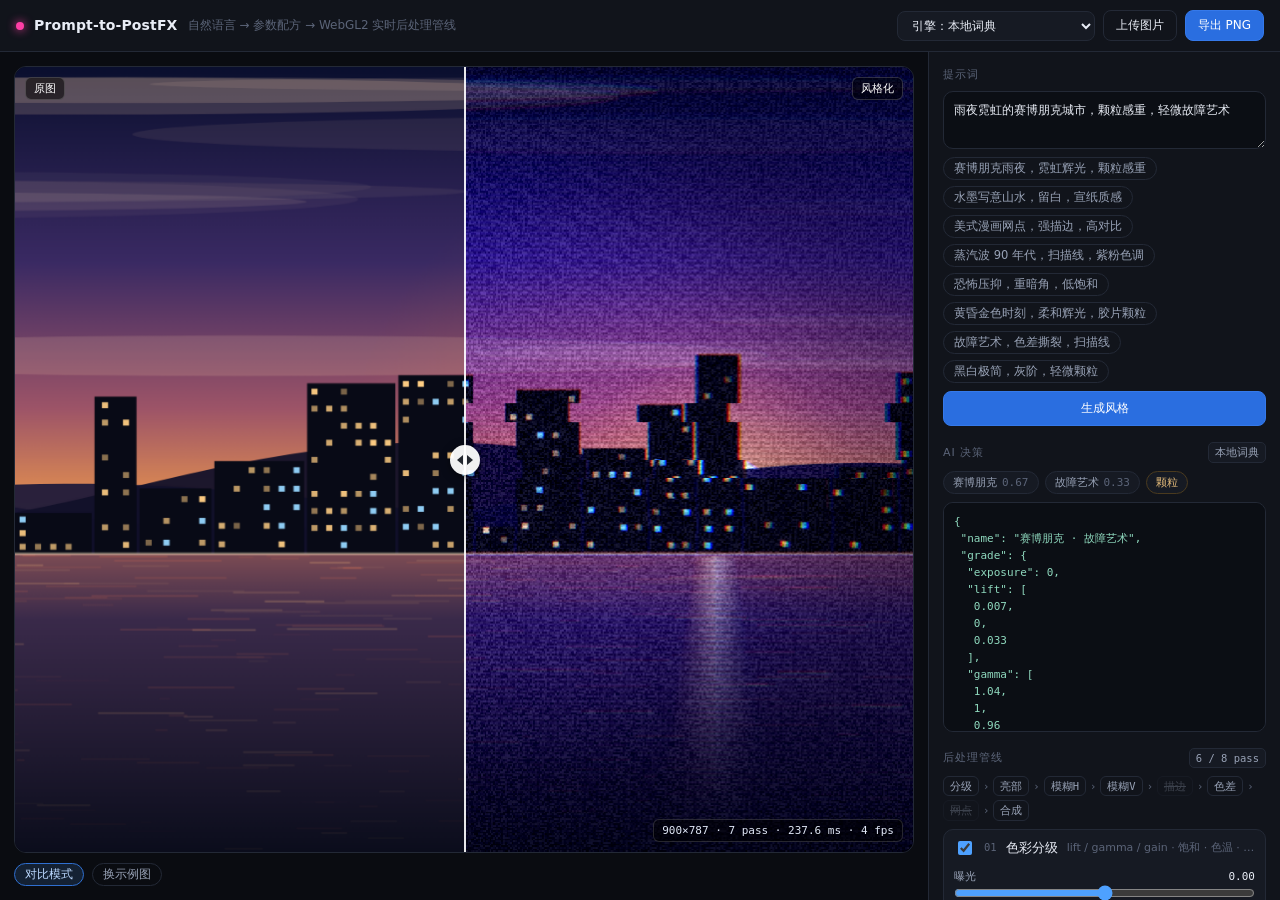
<file: index.html>
<!DOCTYPE html>
<html lang="zh-CN">
<head>
<meta charset="utf-8">
<meta name="viewport" content="width=device-width,initial-scale=1">
<title>Prompt-to-PostFX · 提示词驱动实时后处理管线</title>
<style>
:root{
  --bg:#0a0c11; --panel:#11141b; --panel2:#161a23; --line:#232936; --line2:#3a4356;
  --fg:#e9edf6; --fg2:#98a2b6; --fg3:#5b6478;
  --acc:#4ea1ff; --acc2:#ff3ea5; --ok:#3ddc97;
  --mono:ui-monospace,SFMono-Regular,Menlo,Consolas,monospace;
  --sans:-apple-system,BlinkMacSystemFont,"PingFang SC","Microsoft YaHei",system-ui,sans-serif;
}
*{box-sizing:border-box}
html,body{height:100%;margin:0}
body{display:flex;flex-direction:column;position:relative;background:var(--bg);color:var(--fg);
  font-family:var(--sans);font-size:13px;line-height:1.55;overflow:hidden;-webkit-font-smoothing:antialiased}
button,select,input,textarea{font-family:inherit;font-size:12px;color:var(--fg)}
button{cursor:pointer;border-radius:8px;border:1px solid var(--line);background:var(--panel2);
  padding:6px 12px;transition:background .15s,border-color .15s}
button:hover{border-color:var(--line2);background:#1c212c}
button.primary{background:#2a6ee0;border-color:#3579ea;color:#fff;font-weight:500}
button.primary:hover{background:#3579ea}
button.ghost{background:transparent}
button.wide{width:100%;padding:8px}
select,input[type=text]{background:var(--panel2);border:1px solid var(--line);border-radius:8px;padding:6px 10px}
select:focus,input:focus,textarea:focus,button:focus-visible{outline:2px solid rgba(78,161,255,.45);outline-offset:1px}

.topbar{display:flex;align-items:center;justify-content:space-between;gap:16px;
  padding:10px 16px;border-bottom:1px solid var(--line);background:var(--panel);flex:0 0 auto}
.brand{display:flex;align-items:center;gap:10px;min-width:0}
.brand h1{margin:0;font-size:14px;font-weight:600;letter-spacing:.01em;white-space:nowrap}
.brand .sub{color:var(--fg3);font-size:12px;white-space:nowrap;overflow:hidden;text-overflow:ellipsis}
.dot{width:8px;height:8px;border-radius:50%;background:var(--acc2);box-shadow:0 0 10px var(--acc2);flex:0 0 auto}
.actions{display:flex;align-items:center;gap:8px;flex:0 0 auto}

main{display:flex;flex:1 1 auto;min-height:0}
.stage{flex:1 1 auto;display:flex;flex-direction:column;min-width:0;padding:14px;gap:10px}
.viewport{position:relative;flex:1 1 auto;min-height:0;border-radius:12px;overflow:hidden;
  background:#05070b;border:1px solid var(--line);user-select:none}
.viewport canvas{position:absolute;inset:0;width:100%;height:100%;display:block}
.divider{position:absolute;top:0;bottom:0;width:2px;background:rgba(255,255,255,.9);cursor:ew-resize}
.divider .handle{position:absolute;top:50%;left:50%;transform:translate(-50%,-50%);width:30px;height:30px;
  border-radius:50%;background:rgba(255,255,255,.94);border:0;padding:0;box-shadow:0 2px 8px rgba(0,0,0,.5)}
.divider .handle::before,.divider .handle::after{content:"";position:absolute;top:50%;width:0;height:0;
  border-top:5px solid transparent;border-bottom:5px solid transparent;transform:translateY(-50%)}
.divider .handle::before{left:7px;border-right:6px solid #22262e}
.divider .handle::after{right:7px;border-left:6px solid #22262e}
.badge{position:absolute;top:10px;padding:2px 8px;border-radius:6px;font-size:11px;
  background:rgba(0,0,0,.55);color:#fff;border:1px solid rgba(255,255,255,.18)}
.badge.l{left:10px}.badge.r{right:10px}
.hud{position:absolute;bottom:10px;right:10px;font-family:var(--mono);font-size:11px;
  background:rgba(0,0,0,.55);border:1px solid rgba(255,255,255,.15);border-radius:6px;
  padding:2px 8px;color:#dfe6f5;white-space:nowrap}
.busy{position:absolute;inset:0;display:flex;align-items:center;justify-content:center;
  background:rgba(5,7,11,.55);font-size:12px;color:var(--fg2);letter-spacing:.06em}
.busy[hidden]{display:none}
.stage-foot{display:flex;align-items:center;gap:8px;flex:0 0 auto}
.perf{margin-left:auto;font-family:var(--mono);font-size:11px;color:var(--fg3)}

.panel{flex:0 0 352px;border-left:1px solid var(--line);background:var(--panel);
  overflow-y:auto;padding:14px;display:flex;flex-direction:column;gap:16px}
.block{display:flex;flex-direction:column;gap:8px;min-width:0}
.block-head{display:flex;align-items:center;justify-content:space-between;gap:8px}
.lbl{font-size:11px;letter-spacing:.08em;color:var(--fg3)}
.tag{font-family:var(--mono);font-size:10.5px;color:var(--fg2);border:1px solid var(--line);
  border-radius:5px;padding:1px 6px;background:var(--panel2);white-space:nowrap}
.tag.on{color:var(--ok);border-color:#1e5c43}
textarea{width:100%;resize:vertical;background:#0b0e14;border:1px solid var(--line);
  border-radius:10px;padding:9px 10px;line-height:1.6;min-height:56px}
.chips{display:flex;flex-wrap:wrap;gap:6px}
.chip{border:1px solid var(--line);background:transparent;border-radius:999px;padding:3px 10px;
  font-size:11.5px;color:var(--fg2)}
.chip:hover{color:var(--fg);border-color:var(--line2)}
.chip.on{background:rgba(78,161,255,.14);border-color:#2f6fd0;color:#bcd9ff}
.hits{display:flex;flex-wrap:wrap;gap:6px;min-height:20px}
.hit{border:1px solid var(--line);border-radius:999px;padding:2px 9px;font-size:11px;
  background:var(--panel2);color:var(--fg2)}
.hit i{color:var(--fg3);font-style:normal;font-family:var(--mono);margin-left:5px}
.hit.m{border-color:#4a3a1e;color:#e0b878}
pre.json{font-family:var(--mono);font-size:11px;line-height:1.55;background:#0b0e14;
  border:1px solid var(--line);border-radius:10px;padding:10px;margin:0;
  max-height:230px;overflow:auto;color:#8fd9be;white-space:pre}
.flow{display:flex;align-items:center;gap:4px;flex-wrap:wrap;font-family:var(--mono);font-size:10.5px}
.flow span{border:1px solid var(--line);border-radius:6px;padding:1px 6px;color:var(--fg2)}
.flow span.off{opacity:.32;text-decoration:line-through}
.flow em{color:var(--fg3);font-style:normal}
.pass{border:1px solid var(--line);border-radius:10px;background:var(--panel2);overflow:hidden}
.pass.off{opacity:.45}
.pass-head{display:flex;align-items:center;gap:9px;padding:8px 10px;cursor:pointer}
.pass-head input{accent-color:var(--acc);width:14px;height:14px;cursor:pointer;flex:0 0 auto}
.pass-idx{font-family:var(--mono);font-size:10.5px;color:var(--fg3);flex:0 0 auto}
.pass-name{font-weight:500;flex:0 0 auto}
.pass-desc{color:var(--fg3);font-size:11px;margin-left:auto;text-align:right;
  overflow:hidden;text-overflow:ellipsis;white-space:nowrap}
.pass-params{padding:2px 10px 10px;display:flex;flex-direction:column;gap:7px}
.p-top{display:flex;justify-content:space-between;font-size:11px;color:var(--fg2)}
.p-top b{font-weight:400;color:var(--fg);font-family:var(--mono)}
input[type=range]{width:100%;height:14px;margin:1px 0;accent-color:var(--acc);background:transparent}
.llm-cfg{border:1px dashed var(--line2);border-radius:10px;padding:10px}
.llm-cfg[hidden]{display:none}
.hint{font-size:11px;color:var(--fg3);line-height:1.6;word-break:break-all}
.hint.ok{color:var(--ok)}
.toast{position:absolute;bottom:18px;left:50%;transform:translateX(-50%) translateY(10px);
  background:#1b2130;border:1px solid #2f6fd0;color:#dbe7ff;padding:7px 14px;border-radius:8px;
  font-size:12px;opacity:0;pointer-events:none;transition:opacity .22s,transform .22s;z-index:20}
.toast.show{opacity:1;transform:translateX(-50%) translateY(0)}

@media (max-width:1000px){
  body{overflow:auto}
  main{flex-direction:column}
  .stage{min-height:54vh}
  .panel{flex:1 1 auto;border-left:0;border-top:1px solid var(--line)}
  .brand .sub{display:none}
}
@media (max-width:760px){
  .topbar{flex-wrap:wrap;row-gap:8px}
  .brand{flex:1 1 auto;min-width:0}
  .brand h1{overflow:hidden;text-overflow:ellipsis}
  .actions{flex:1 1 100%}
  .actions select{flex:1 1 auto;min-width:0}
}

</style>
</head>
<body>

<header class="topbar">
  <div class="brand">
    <span class="dot"></span>
    <h1>Prompt-to-PostFX</h1>
    <span class="sub">自然语言 → 参数配方 → WebGL2 实时后处理管线</span>
  </div>
  <div class="actions">
    <select id="engine" title="解析引擎">
      <option value="local">引擎：本地词典</option>
      <option value="llm">引擎：LLM（OpenAI 兼容）</option>
    </select>
    <button id="btn-upload" class="ghost">上传图片</button>
    <input type="file" id="file" accept="image/*" hidden>
    <button id="btn-export" class="primary">导出 PNG</button>
  </div>
</header>

<main>
  <section class="stage">
    <div class="viewport" id="viewport">
      <canvas id="view"></canvas>
      <div class="divider" id="divider" style="left:50%"><button class="handle" id="handle" aria-label="拖拽对比"></button></div>
      <div class="badge l">原图</div>
      <div class="badge r">风格化</div>
      <div class="hud" id="hud">—</div>
      <div class="busy" id="busy" hidden>解析中…</div>
    </div>
    <div class="stage-foot">
      <button id="btn-compare" class="chip on">对比模式</button>
      <button id="btn-sample" class="chip">换示例图</button>
      <span class="perf" id="perf"></span>
    </div>
  </section>

  <aside class="panel">

    <div class="block">
      <div class="block-head"><span class="lbl">提示词</span></div>
      <textarea id="prompt" spellcheck="false">雨夜霓虹的赛博朋克城市，颗粒感重，轻微故障艺术</textarea>
      <div class="chips" id="chips"></div>
      <button id="btn-run" class="primary wide">生成风格</button>
    </div>

    <div class="block">
      <div class="block-head">
        <span class="lbl">AI 决策</span>
        <span class="tag" id="engine-tag">本地词典</span>
      </div>
      <div class="hits" id="hits"></div>
      <pre class="json" id="json">{}</pre>
    </div>

    <div class="block">
      <div class="block-head">
        <span class="lbl">后处理管线</span>
        <span class="tag" id="pass-stat">—</span>
      </div>
      <div class="flow" id="flow"></div>
      <div class="passes" id="passes" style="display:flex;flex-direction:column;gap:8px"></div>
    </div>

    <div class="block llm-cfg" id="llm-cfg" hidden>
      <span class="lbl">LLM 接入（OpenAI 兼容 / 免 key）</span>
      <input type="text" id="llm-base" value="http://127.0.0.1:8080/v1" spellcheck="false">
      <input type="text" id="llm-model" value="qwen3-8b" spellcheck="false">
      <button id="btn-test" class="ghost wide">测试连接</button>
      <div class="hint" id="llm-hint">默认指向本机 llama.cpp server（llama-server -m model.gguf --port 8080）。连不上会自动回落到本地词典。</div>
    </div>

  </aside>
</main>

<div class="toast" id="toast"></div>

<script>
/* ==================== src/looks.js ==================== */
/* ============================================================
   looks.js — 风格解析层
   自然语言 → 结构化 StyleRecipe（后处理管线参数配方）
   两条可切换路径：
     1) 本地词典  parseLocal()    —— 零依赖、零 key、确定性
     2) 大模型    resolveViaLLM() —— OpenAI 兼容接口（可指向本机 llama.cpp）
   对外统一入口 resolveStyle()，失败自动回落。

   ---- 参数语义（务必区分，这是本文件唯一容易写错的地方）----
   锚点 patch  = 该风格的【绝对目标值】。没写的字段 = 保持基础值不变。
                 多个锚点命中时按占比加权插值，未分配的残差留在基础值上。
                 例：cyber.patch.gain = [0.90, 0.94, 1.30] 表示"增益就是这三个数"。
   修饰词 patch = 在结果之上追加的【增量】。
                 例：颗粒 +0.11 intensity 表示"再加一点颗粒"。
   ============================================================ */
(function (root) {
'use strict';

/* ---------- 基础配方：所有效果的"不变"值 ---------- */
function baseRecipe() {
  return {
    name: '原始',
    grade:      { exposure: 0, lift: [0, 0, 0], gamma: [1, 1, 1], gain: [1, 1, 1],
                  sat: 1, temp: 0, contrast: 1, tint: [1, 1, 1] },
    bloom:      { intensity: 0, threshold: 0.70, radius: 1.0 },
    edge:       { intensity: 0, threshold: 0.25, color: [0.02, 0.02, 0.03] },
    halftone:   { mix: 0, scale: 4.0, angle: 0.35 },
    aberration: { amount: 0, glitch: 0 },
    scanline:   { intensity: 0, freq: 700 },
    grain:      { intensity: 0, scale: 1.4 },
    vignette:   { intensity: 0, softness: 0.55 }
  };
}

/* ---------- 风格锚点：字段值都是绝对目标值 ---------- */
const ANCHORS = [
  { id: 'cyber', name: '赛博朋克',
    words: ['赛博朋克', 'cyberpunk', '赛博', '霓虹', 'neon', '未来感', '科技感', '科幻', '义体', '夜城', '电子', '雨夜'],
    patch: { grade: { gain: [0.90, 0.94, 1.30], lift: [0.01, 0, 0.05], gamma: [1.06, 1.00, 0.94],
                      sat: 1.30, temp: -0.30, contrast: 1.16, tint: [0.92, 0.96, 1.10] },
             bloom: { intensity: 0.70, threshold: 0.62, radius: 1.6 },
             aberration: { amount: 1.0, glitch: 0.25 },
             scanline: { intensity: 0.16, freq: 900 },
             grain: { intensity: 0.05, scale: 1.5 },
             vignette: { intensity: 0.45, softness: 0.60 } } },

  { id: 'film', name: '胶片复古',
    words: ['胶片', '菲林', '老照片', '复古', '怀旧', '老电影', '年代感', '宝丽来'],
    patch: { grade: { gain: [1.06, 1.03, 0.98], lift: [0.04, 0.035, 0.03], gamma: [0.96, 0.97, 1.02],
                      sat: 0.72, temp: 0.22, contrast: 0.94, tint: [1.06, 1.00, 0.94] },
             grain: { intensity: 0.12, scale: 1.8 },
             vignette: { intensity: 0.30, softness: 0.75 },
             bloom: { intensity: 0.22, threshold: 0.72, radius: 1.2 } } },

  { id: 'ink', name: '水墨',
    words: ['水墨', '国画', '写意', '山水画', '宣纸', '墨色', '留白', '毛笔', '东方'],
    patch: { grade: { sat: 0.20, contrast: 1.35, exposure: 0.06, temp: 0.05,
                      gain: [1.02, 1.02, 1.01], gamma: [1.10, 1.10, 1.10] },
             edge: { intensity: 0.55, threshold: 0.10, color: [0.03, 0.03, 0.04] },
             bloom: { intensity: 0.30, threshold: 0.78, radius: 2.0 },
             grain: { intensity: 0.05, scale: 1.0 },
             vignette: { intensity: 0.25, softness: 0.70 } } },

  { id: 'comic', name: '漫画网点',
    words: ['漫画', '美漫', '动漫', '网点', '条漫', '黑白漫', '分镜风', 'comic'],
    patch: { grade: { sat: 1.55, contrast: 1.42, gamma: [1.05, 1.05, 1.05] },
             edge: { intensity: 0.70, threshold: 0.16, color: [0, 0, 0] },
             halftone: { mix: 0.55, scale: 3.4, angle: 0.40 },
             bloom: { intensity: 0.12, threshold: 0.85, radius: 1.0 },
             grain: { intensity: 0.03, scale: 1.2 } } },

  { id: 'vapor', name: '蒸汽波',
    words: ['蒸汽波', 'vaporwave', '复古未来', '80年代', '90年代', '千禧', 'y2k', '塑料感'],
    patch: { grade: { sat: 1.42, temp: -0.15, contrast: 1.05, gain: [1.10, 1.00, 1.14],
                      gamma: [0.96, 1.00, 0.96], tint: [1.10, 0.94, 1.12] },
             bloom: { intensity: 0.60, threshold: 0.68, radius: 1.8 },
             aberration: { amount: 1.4, glitch: 0.10 },
             scanline: { intensity: 0.12, freq: 560 },
             grain: { intensity: 0.06, scale: 1.2 },
             vignette: { intensity: 0.35, softness: 0.60 } } },

  { id: 'horror', name: '恐怖压抑',
    words: ['恐怖', '惊悚', '阴森', '诡异', '压抑', '恐怖片'],
    patch: { grade: { sat: 0.45, exposure: -0.18, contrast: 1.30, temp: -0.20,
                      gain: [0.95, 1.02, 0.98], tint: [0.96, 1.00, 0.92] },
             vignette: { intensity: 0.85, softness: 0.35 },
             grain: { intensity: 0.16, scale: 2.2 },
             bloom: { intensity: 0.15, threshold: 0.80, radius: 1.2 },
             edge: { intensity: 0.25, threshold: 0.22 } } },

  { id: 'fresh', name: '清新日系',
    words: ['清新', '日系', '治愈', '通透', '小清新', '晨光', '空气感'],
    patch: { grade: { exposure: 0.16, sat: 0.90, contrast: 0.86, temp: 0.10,
                      lift: [0.05, 0.05, 0.045], gamma: [0.94, 0.94, 0.94] },
             bloom: { intensity: 0.35, threshold: 0.75, radius: 2.2 },
             vignette: { intensity: 0.08, softness: 0.80 },
             grain: { intensity: 0.02, scale: 1.0 } } },

  { id: 'glitch', name: '故障艺术',
    words: ['故障艺术', '故障', 'glitch', '崩坏', '错位', '撕裂', '信号失真'],
    patch: { aberration: { amount: 2.2, glitch: 0.75 },
             scanline: { intensity: 0.28, freq: 1100 },
             grain: { intensity: 0.10, scale: 2.6 },
             grade: { sat: 1.10, contrast: 1.14, gain: [1.04, 0.98, 1.06] },
             bloom: { intensity: 0.35, threshold: 0.70, radius: 1.4 } } },

  { id: 'golden', name: '黄昏金色',
    words: ['黄昏', '落日', '夕阳', '暖阳', '黄金时刻', '午后', '金色', 'golden'],
    patch: { grade: { temp: 0.55, exposure: 0.08, sat: 1.22, contrast: 1.10, gain: [1.14, 1.05, 0.92] },
             bloom: { intensity: 0.65, threshold: 0.66, radius: 1.9 },
             vignette: { intensity: 0.30, softness: 0.65 },
             grain: { intensity: 0.03, scale: 1.2 } } },

  { id: 'cold', name: '冷冽寒冬',
    words: ['雪夜', '冷冽', '寒冬', '冰雪', '肃杀', '冷峻', '北国'],
    patch: { grade: { temp: -0.55, exposure: 0.05, sat: 0.75, contrast: 1.14, gain: [0.98, 1.03, 1.14] },
             bloom: { intensity: 0.40, threshold: 0.74, radius: 1.6 },
             grain: { intensity: 0.05, scale: 1.6 },
             vignette: { intensity: 0.30, softness: 0.60 } } },

  { id: 'mono', name: '黑白极简',
    words: ['黑白', '灰阶', '单色', '极简', '性冷淡', '无彩色', 'mono'],
    patch: { grade: { sat: 0.05, contrast: 1.20 },
             grain: { intensity: 0.07, scale: 1.2 },
             vignette: { intensity: 0.28, softness: 0.65 },
             bloom: { intensity: 0.20, threshold: 0.80, radius: 1.4 } } },

  { id: 'dream', name: '梦核柔光',
    words: ['梦核', 'dreamcore', '柔光', '朦胧', '薄雾', '梦幻', '仙气'],
    patch: { bloom: { intensity: 0.90, threshold: 0.58, radius: 2.8 },
             grade: { exposure: 0.10, sat: 0.85, contrast: 0.82, lift: [0.06, 0.06, 0.07] },
             grain: { intensity: 0.03, scale: 1.0 },
             vignette: { intensity: 0.12, softness: 0.85 } } },

  { id: 'oil', name: '油画厚涂',
    words: ['油画', '厚涂', '笔触', '印象派', '颜料', '绘画'],
    patch: { grade: { sat: 1.35, contrast: 1.18, gamma: [1.02, 1.02, 1.02] },
             edge: { intensity: 0.35, threshold: 0.12 },
             halftone: { mix: 0.18, scale: 6.5, angle: 0.20 },
             bloom: { intensity: 0.25, threshold: 0.76, radius: 1.4 },
             grain: { intensity: 0.05, scale: 2.0 } } },

  { id: 'cinema', name: '电影感',
    words: ['电影感', '电影', '高级灰', '青橙', '大片感', '银幕'],
    patch: { grade: { gain: [1.06, 1.02, 0.94], lift: [0, 0.015, 0.045], gamma: [1.00, 1.00, 1.02],
                      sat: 1.10, temp: 0.10, contrast: 1.26, tint: [1.04, 1.00, 0.96] },
             bloom: { intensity: 0.30, threshold: 0.74, radius: 1.5 },
             vignette: { intensity: 0.35, softness: 0.60 },
             grain: { intensity: 0.04, scale: 1.3 } } }
];

/* ---------- 修饰词：用户直接点名的效果，在锚点结果之上追加增量 ---------- */
const MODIFIERS = [
  { id: 'grainer', label: '颗粒', words: ['颗粒感', '颗粒', '噪点', '噪波', 'grain'], patch: { grain: { intensity: 0.11 } } },
  { id: 'vig',     label: '暗角', words: ['暗角', '晕影', '四角压暗', 'vignette'],    patch: { vignette: { intensity: 0.32 } } },
  { id: 'ca',      label: '色差', words: ['色差', '色散', '紫边', 'chromatic'],      patch: { aberration: { amount: 1.0 } } },
  { id: 'scan',    label: '扫描线', words: ['扫描线', '显像管', '老电视', 'crt'],     patch: { scanline: { intensity: 0.24 } } },
  { id: 'glow',    label: '辉光', words: ['发光', '光晕', '辉光', '泛光', 'glow'],     patch: { bloom: { intensity: 0.42 } } },
  { id: 'line',    label: '描边', words: ['描边', '轮廓线', '勾线', '线稿'],           patch: { edge: { intensity: 0.50 } } },
  { id: 'halft',   label: '网点', words: ['网点', '半调', '印刷质感', 'halftone'],    patch: { halftone: { mix: 0.35 } } },
  { id: 'jit',     label: '抖动', words: ['抖动', '信号干扰', '噪波干扰'],            patch: { aberration: { glitch: 0.35 } } },
  { id: 'hict',    label: '高对比', words: ['高对比', '强对比', '硬朗'],              patch: { grade: { contrast: 0.28 } } },
  { id: 'loct',    label: '低对比', words: ['低对比', '灰雾', '雾感', '柔和对比'],     patch: { grade: { contrast: -0.24 } } },
  { id: 'hisa',    label: '高饱和', words: ['高饱和', '浓郁', '艳丽', '鲜艳'],        patch: { grade: { sat: 0.42 } } },
  { id: 'losa',    label: '低饱和', words: ['低饱和', '褪色', '寡淡', '素雅'],        patch: { grade: { sat: -0.40 } } },
  { id: 'warm',    label: '偏暖', words: ['暖色', '暖调', '偏暖', '偏黄'],            patch: { grade: { temp: 0.40 } } },
  { id: 'cool',    label: '偏冷', words: ['冷色', '冷调', '偏冷', '偏蓝'],            patch: { grade: { temp: -0.40 } } },
  { id: 'up',      label: '提亮', words: ['过曝', '高调', '提亮'],                    patch: { grade: { exposure: 0.20 } } },
  { id: 'down',    label: '压暗', words: ['压暗', '低调', '昏暗', '暗沉'],            patch: { grade: { exposure: -0.20 } } }
];

/* ---------- 程度词 ---------- */
const EMPH_UP   = ['非常', '特别', '超级', '极其', '十分', '格外', '相当', '极', '超', '很'];
const EMPH_DOWN = ['稍微', '微微', '轻微', '略微', '一点点', '些许', '稍', '略'];

/* ---------- 数值范围（钳制只作兜底：正常路径不该碰到它） ---------- */
const RANGES = {
  'grade.exposure': [-0.60, 0.60], 'grade.sat': [0, 2.40], 'grade.temp': [-1, 1],
  'grade.contrast': [0.40, 2.20], 'grade.gamma': [0.50, 2.00], 'grade.gain': [0.20, 2.00],
  'grade.lift': [-0.25, 0.35], 'grade.tint': [0.60, 1.40],
  'bloom.intensity': [0, 2.50], 'bloom.threshold': [0.20, 0.98], 'bloom.radius': [0.40, 4.00],
  'edge.intensity': [0, 1.50], 'edge.threshold': [0.02, 0.70], 'edge.color': [0, 1],
  'halftone.mix': [0, 1], 'halftone.scale': [2, 16], 'halftone.angle': [0, 3.14],
  'aberration.amount': [0, 6], 'aberration.glitch': [0, 1],
  'scanline.intensity': [0, 0.80], 'scanline.freq': [150, 2200],
  'grain.intensity': [0, 0.40], 'grain.scale': [0.60, 6.00],
  'vignette.intensity': [0, 1.30], 'vignette.softness': [0.08, 1.00]
};

/* ============================================================
   匹配：长词优先 + 区间互斥，避免「赛博朋克」同时命中「赛博」
   ============================================================ */
function scanMatches(text, rules) {
  const t = String(text || '').toLowerCase();
  const cands = [];
  rules.forEach(function (r) {
    r.words.forEach(function (w) { cands.push({ id: r.id, w: w.toLowerCase() }); });
  });
  cands.sort(function (a, b) { return b.w.length - a.w.length; });

  const used = new Array(t.length).fill(false);
  const hits = [];
  for (let c = 0; c < cands.length; c++) {
    const cand = cands[c];
    let i = 0;
    while (i <= t.length - cand.w.length) {
      const idx = t.indexOf(cand.w, i);
      if (idx < 0) break;
      let free = true;
      for (let k = idx; k < idx + cand.w.length; k++) { if (used[k]) { free = false; break; } }
      if (free) {
        for (let k = idx; k < idx + cand.w.length; k++) used[k] = true;
        hits.push({ id: cand.id, word: cand.w, at: idx, len: cand.w.length });
        i = idx + cand.w.length;
      } else { i = idx + 1; }
    }
  }
  return hits;
}

/* 在关键词前后 4 字窗口内找程度词。
   关键点：程度词不能落在任何已命中关键词的内部 —— 否则「极简」里的「极」、
   「超现实」里的「超」都会被当成程度词，把权重顶到 1 以上。
   mask 是所有关键词的字位掩码。 */
function ewordFound(t, hit, mask, list) {
  const from = Math.max(0, hit.at - 4);
  const to = Math.min(t.length, hit.at + hit.len + 2);
  for (let i = 0; i < list.length; i++) {
    const w = list[i];
    let at = t.indexOf(w, from);
    while (at >= 0 && at + w.length <= to) {
      let free = true;
      for (let k = at; k < at + w.length; k++) {
        if (mask[k] || (k >= hit.at && k < hit.at + hit.len)) { free = false; break; }
      }
      if (free) return true;
      at = t.indexOf(w, at + 1);
    }
  }
  return false;
}

function emphasisAt(text, hit, mask) {
  const t = String(text || '').toLowerCase();
  const m = mask || [];
  if (ewordFound(t, hit, m, EMPH_DOWN)) return 0.55;
  if (ewordFound(t, hit, m, EMPH_UP)) return 1.45;
  const after = t.slice(hit.at + hit.len, hit.at + hit.len + 2);
  if (/[重强烈浓明显十足]/.test(after)) return 1.35;
  if (/[淡弱轻]/.test(after)) return 0.60;
  return 1;
}

/* 按路径深取值，取不到返回 undefined */
function deepGet(obj, path) {
  const parts = String(path).split('.');
  let v = obj;
  for (let i = 0; i < parts.length; i++) {
    if (v === null || v === undefined || typeof v !== 'object') return undefined;
    v = v[parts[i]];
  }
  return v;
}

/* ============================================================
   锚点融合：out = base × 残差 + Σ(占比 × 该锚点目标值)
   某个锚点没写这个字段 → 它的目标值就是 base（等于不改变）
   未分配的残差留在 base 上，等价于"混合得越弱越接近原始"
   占比之和若被程度词顶到 1 以上，先归一化，避免过驱动
   ============================================================ */
function blendAnchors(entries) {
  const list = entries.slice();
  let sum = 0;
  list.forEach(function (e) { sum += e.k; });
  if (sum > 1) {
    list.forEach(function (e) { e.k = e.k / sum; });
    sum = 1;
  }
  const residual = Math.max(0, 1 - sum);
  const base = baseRecipe();
  const out = baseRecipe();

  (function walk(node, baseNode, prefix) {
    Object.keys(node).forEach(function (key) {
      if (key === 'name') return;
      const path = prefix ? prefix + '.' + key : key;
      const nv = node[key];
      const bv = baseNode ? baseNode[key] : undefined;

      if (typeof nv === 'number') {
        const b = (typeof bv === 'number') ? bv : 0;
        let acc = b * residual;
        list.forEach(function (e) {
          const v = deepGet(e.patch, path);
          acc += e.k * ((typeof v === 'number') ? v : b);
        });
        node[key] = acc;
      } else if (Array.isArray(nv)) {
        const b = Array.isArray(bv) ? bv : nv.map(function () { return 0; });
        for (let i = 0; i < nv.length; i++) {
          const bi = (typeof b[i] === 'number') ? b[i] : 0;
          let acc = bi * residual;
          list.forEach(function (e) {
            const v = deepGet(e.patch, path);
            const vi = (Array.isArray(v) && typeof v[i] === 'number') ? v[i] : bi;
            acc += e.k * vi;
          });
          nv[i] = acc;
        }
      } else if (nv && typeof nv === 'object') {
        walk(nv, bv, path);
      }
    });
  })(out, base, '');

  return out;
}

/* 修饰词：在结果之上按系数 k 累加增量 */
function addScaled(target, patch, k) {
  if (!patch || !k) return;
  for (const group in patch) {
    const src = patch[group];
    if (typeof src === 'number') { target[group] = (target[group] || 0) + src * k; continue; }
    if (Array.isArray(src)) {
      if (!Array.isArray(target[group])) target[group] = src.map(function () { return 0; });
      for (let i = 0; i < src.length; i++) target[group][i] += src[i] * k;
      continue;
    }
    if (typeof src !== 'object' || src === null) continue;
    if (typeof target[group] !== 'object' || target[group] === null) target[group] = {};
    for (const key in src) {
      const v = src[key];
      if (typeof v === 'number') { target[group][key] = (target[group][key] || 0) + v * k; }
      else if (Array.isArray(v)) {
        if (!Array.isArray(target[group][key])) target[group][key] = v.map(function () { return 0; });
        for (let i = 0; i < v.length; i++) target[group][key][i] += v[i] * k;
      }
    }
  }
}

/* ============================================================
   钳制：兜底用。正常路径下所有锚点 + 修饰词组合都应天然落在区间内
   ============================================================ */
function clampRecipe(r) {
  (function walk(node, prefix) {
    Object.keys(node).forEach(function (key) {
      const path = prefix ? prefix + '.' + key : key;
      const v = node[key];
      if (typeof v === 'number') {
        const rg = RANGES[path];
        if (rg) node[key] = Math.min(rg[1], Math.max(rg[0], v));
      } else if (Array.isArray(v)) {
        const rg = RANGES[path];
        if (rg) for (let i = 0; i < v.length; i++) v[i] = Math.min(rg[1], Math.max(rg[0], v[i]));
      } else if (v && typeof v === 'object') {
        walk(v, path);
      }
    });
  })(r, '');
  return r;
}

/* 用默认值补齐 LLM 可能漏掉的字段 */
function mergeDefaults(obj) {
  const base = baseRecipe();
  const merge = function (dst, src) {
    if (!src || typeof src !== 'object') return dst;
    for (const key in src) {
      const sv = src[key], dv = dst[key];
      if (typeof sv === 'number') dst[key] = sv;
      else if (Array.isArray(sv) && Array.isArray(dv)) {
        for (let i = 0; i < dv.length; i++) if (typeof sv[i] === 'number') dv[i] = sv[i];
      } else if (sv && typeof sv === 'object' && dv && typeof dv === 'object') merge(dv, sv);
    }
    return dst;
  };
  merge(base, obj);
  if (obj && typeof obj.name === 'string') base.name = obj.name.slice(0, 12);
  return base;
}

/* ============================================================
   本地词典解析
   ============================================================ */
function parseLocal(text) {
  const all = ANCHORS.map(function (a) { return { id: a.id, words: a.words }; })
    .concat(MODIFIERS.map(function (m) { return { id: 'MOD:' + m.id, words: m.words }; }));
  const hits = scanMatches(text, all);

  // 锚点：w = 命中词长度和（相关度占比）；e = 加权平均程度倍数
  const acc = {};
  const modHits = [];
  // 关键词字位掩码：程度词不能落在关键词内部（"极简"里的"极"不是程度词）
  const mask = new Array(String(text || '').length).fill(false);
  hits.forEach(function (h) {
    for (let i = h.at; i < h.at + h.len; i++) mask[i] = true;
  });

  hits.forEach(function (h) {
    if (h.id.indexOf('MOD:') === 0) {
      modHits.push({ id: h.id.slice(4), word: h.word, scale: emphasisAt(text, h, mask) });
    } else {
      const e = emphasisAt(text, h, mask);
      if (!acc[h.id]) acc[h.id] = { w: 0, ew: 0 };
      acc[h.id].w += h.len;
      acc[h.id].ew += h.len * e;
    }
  });

  const entries = Object.keys(acc).map(function (id) {
    return { id: id, w: acc[id].w, e: acc[id].ew / acc[id].w };
  }).sort(function (a, b) { return b.w - a.w; });

  const total = entries.reduce(function (s, x) { return s + x.w; }, 0);
  const metaHits = [];
  let recipe;

  if (total > 0) {
    const blend = entries.map(function (x) {
      const def = ANCHORS.find(function (a) { return a.id === x.id; });
      const share = x.w / total;
      metaHits.push({ name: def.name, weight: +share.toFixed(2) });
      return { patch: def.patch, k: share * x.e };
    });
    recipe = blendAnchors(blend);
    recipe.name = metaHits.slice(0, 2).map(function (h) { return h.name; }).join(' · ');
  } else {
    recipe = baseRecipe();
  }

  // 修饰词在锚点结果之上追加（同名最多计 3 次，防止刷词爆表）
  const modCount = {};
  const metaMods = [];
  modHits.forEach(function (m) {
    modCount[m.id] = (modCount[m.id] || 0) + 1;
    if (modCount[m.id] > 3) return;
    const def = MODIFIERS.find(function (x) { return x.id === m.id; });
    addScaled(recipe, def.patch, m.scale);
  });
  Object.keys(modCount).forEach(function (id) {
    const def = MODIFIERS.find(function (x) { return x.id === id; });
    metaMods.push({ label: def.label, times: modCount[id] });
  });

  if (!metaHits.length && metaMods.length) recipe.name = '局部调整';
  clampRecipe(recipe);

  return {
    recipe: recipe,
    meta: { engine: 'local', hits: metaHits, mods: metaMods, words: hits.length }
  };
}

/* ============================================================
   LLM 路径：OpenAI 兼容 /chat/completions
   决策目标与本地词典完全一致 —— 只输出参数，不生成图像
   ============================================================ */
const LLM_SYSTEM = [
  '你是实时渲染后处理管线的参数决策器。用户用一句中文描述想要的画面风格。',
  '你的输出会直接驱动一个 GPU 后处理管线，意味着"把画面调成这个样子"，而不是生成新图像。',
  '只输出一个 JSON 对象，不要解释，不要 Markdown 代码块。所有字段都是【绝对目标值】且必填。',
  '从未提及的维度一律保持在"不变"值上（见下方括号里的中和值）。',
  '字段与区间：',
  'name: string(≤6字)',
  'grade.exposure: -0.6~0.6 (0=不变)',
  'grade.lift: [r,g,b] 每项 -0.25~0.35 (0/0/0=不变, 抬暗部)',
  'grade.gamma: [r,g,b] 每项 0.5~2.0 (1/1/1=不变, 中间调)',
  'grade.gain: [r,g,b] 每项 0.2~2.0 (1/1/1=不变, 高光增益)',
  'grade.sat: 0~2.4 (1=不变)',
  'grade.temp: -1~1 (-1冷/蓝, 1暖/黄, 0=不变)',
  'grade.contrast: 0.4~2.2 (1=不变)',
  'grade.tint: [r,g,b] 每项 0.6~1.4 (1/1/1=不变)',
  'bloom.intensity: 0~2.5 (0=关闭), bloom.threshold: 0.2~0.98, bloom.radius: 0.4~4',
  'edge.intensity: 0~1.5 (0=关闭), edge.threshold: 0.02~0.7, edge.color: [r,g,b] 0~1',
  'halftone.mix: 0~1 (0=关闭), halftone.scale: 2~16, halftone.angle: 0~3.14',
  'aberration.amount: 0~6 (0=关闭), aberration.glitch: 0~1',
  'scanline.intensity: 0~0.8 (0=关闭), scanline.freq: 150~2200',
  'grain.intensity: 0~0.4 (0=关闭), grain.scale: 颗粒直径像素 0.6~6',
  'vignette.intensity: 0~1.3 (0=关闭), vignette.softness: 0.08~1',
  '输出示例（仅示意格式与量级，数值请按语义重新决定）：',
  '{"name":"赛博朋克","grade":{"exposure":0,"lift":[0.01,0,0.05],"gamma":[1.06,1,0.94],"gain":[0.9,0.94,1.3],"sat":1.3,"temp":-0.3,"contrast":1.16,"tint":[0.92,0.96,1.1]},"bloom":{"intensity":0.7,"threshold":0.62,"radius":1.6},"edge":{"intensity":0,"threshold":0.25,"color":[0.02,0.02,0.03]},"halftone":{"mix":0,"scale":4,"angle":0.35},"aberration":{"amount":1,"glitch":0.25},"scanline":{"intensity":0.16,"freq":900},"grain":{"intensity":0.05,"scale":1.5},"vignette":{"intensity":0.45,"softness":0.6}}'
].join('\n');

function stripFence(s) {
  return String(s || '').replace(/^\s*```(?:json)?/i, '').replace(/```\s*$/, '').trim();
}

async function postChat(base, payload) {
  const res = await fetch(base.replace(/\/+$/, '') + '/chat/completions', {
    method: 'POST',
    headers: { 'Content-Type': 'application/json' },
    body: JSON.stringify(payload)
  });
  if (!res.ok) throw new Error('HTTP ' + res.status + ' ' + (await res.text()).slice(0, 120));
  const data = await res.json();
  return (data.choices && data.choices[0] && data.choices[0].message &&
          data.choices[0].message.content) || '';
}

async function resolveViaLLM(text, cfg) {
  const base = cfg.base || 'http://127.0.0.1:8080/v1';
  const model = cfg.model || 'local-model';
  const payload = {
    model: model,
    temperature: 0.2,
    messages: [{ role: 'system', content: LLM_SYSTEM }, { role: 'user', content: text }]
  };
  let raw;
  try {
    raw = await postChat(base, Object.assign({ response_format: { type: 'json_object' } }, payload));
  } catch (e) {
    // 部分服务端不支持 response_format，降级重试一次
    raw = await postChat(base, payload);
  }
  const obj = JSON.parse(stripFence(raw));
  const recipe = clampRecipe(mergeDefaults(obj));
  return {
    recipe: recipe,
    meta: { engine: 'llm', model: model, hits: [], mods: [], words: 0,
            note: 'LLM 直接输出参数配方' }
  };
}

async function testLLM(cfg) {
  const base = (cfg.base || '').replace(/\/+$/, '');
  const res = await fetch(base + '/models', { method: 'GET' });
  if (!res.ok) throw new Error('HTTP ' + res.status);
  const data = await res.json();
  return ((data && data.data) || []).map(function (m) { return m.id; });
}

/* ============================================================
   统一入口：引擎可切换，LLM 失败自动回落到本地词典
   ============================================================ */
async function resolveStyle(text, engine, cfg) {
  if (engine === 'llm') {
    try { return await resolveViaLLM(text, cfg || {}); }
    catch (e) {
      const r = parseLocal(text);
      r.meta.note = 'LLM 不可用（' + e.message + '），已回落本地词典';
      return r;
    }
  }
  return parseLocal(text);
}

const API = {
  baseRecipe: baseRecipe, ANCHORS: ANCHORS, MODIFIERS: MODIFIERS, RANGES: RANGES,
  scanMatches: scanMatches, emphasisAt: emphasisAt, addScaled: addScaled,
  blendAnchors: blendAnchors, deepGet: deepGet,
  clampRecipe: clampRecipe, mergeDefaults: mergeDefaults,
  parseLocal: parseLocal, resolveViaLLM: resolveViaLLM, resolveStyle: resolveStyle,
  testLLM: testLLM, LLM_SYSTEM: LLM_SYSTEM
};

if (typeof module !== 'undefined' && module.exports) module.exports = API;
root.PPFX = API;
})(typeof window !== 'undefined' ? window : globalThis);


/* ==================== src/sample.js ==================== */
/* ============================================================
   sample.js — 程序化示例图
   不依赖任何外部素材（无 CDN、无图片文件），双击即可出画面。
   三张内置场景分别覆盖不同视觉特征：
     0 黄昏城市水岸 —— 强光源 / 高频窗户细节 / 大面积渐变
     1 雾中山水     —— 低饱和 / 层次 / 大留白（适合水墨类）
     2 抽象构成     —— 高饱和色块 / 硬边（适合网点与故障类）
   ============================================================ */
(function (root) {
'use strict';

function mulberry32(a) {
  return function () {
    a |= 0; a = a + 0x6D2B79F5 | 0;
    let t = Math.imul(a ^ a >>> 15, 1 | a);
    t = t + Math.imul(t ^ t >>> 7, 61 | t) ^ t;
    return ((t ^ t >>> 14) >>> 0) / 4294967296;
  };
}

/* ---- 场景 0：黄昏城市水岸 ---- */
function sceneCity(ctx, w, h, rnd) {
  const horizon = h * 0.62;

  const sky = ctx.createLinearGradient(0, 0, 0, horizon);
  sky.addColorStop(0.00, '#0a0f2e');
  sky.addColorStop(0.40, '#3a2a63');
  sky.addColorStop(0.70, '#9d5468');
  sky.addColorStop(0.88, '#dd8b52');
  sky.addColorStop(1.00, '#f7c879');
  ctx.fillStyle = sky;
  ctx.fillRect(0, 0, w, horizon);

  for (let i = 0; i < 16; i++) {
    const cy = rnd() * horizon * 0.8;
    ctx.fillStyle = 'rgba(255,214,178,' + (0.04 + rnd() * 0.14).toFixed(3) + ')';
    ctx.beginPath();
    ctx.ellipse(rnd() * w, cy, w * (0.10 + rnd() * 0.34), h * (0.006 + rnd() * 0.020), 0, 0, 7);
    ctx.fill();
  }

  const sx = w * 0.68, sy = horizon - h * 0.055, sr = h * 0.070;
  const glow = ctx.createRadialGradient(sx, sy, 0, sx, sy, sr * 7);
  glow.addColorStop(0.00, 'rgba(255,232,186,0.95)');
  glow.addColorStop(0.10, 'rgba(255,196,116,0.60)');
  glow.addColorStop(0.40, 'rgba(255,142,84,0.16)');
  glow.addColorStop(1.00, 'rgba(255,120,60,0)');
  ctx.fillStyle = glow;
  ctx.beginPath(); ctx.arc(sx, sy, sr * 7, 0, 7); ctx.fill();
  ctx.fillStyle = '#fff4d4';
  ctx.beginPath(); ctx.arc(sx, sy, sr, 0, 7); ctx.fill();

  const ridge = [[30, 26, 58], [24, 21, 50], [18, 16, 42]];
  for (let L = 0; L < 3; L++) {
    const baseY = horizon - h * 0.015 + L * h * 0.014;
    const amp = h * (0.055 + L * 0.030);
    const c = ridge[L];
    ctx.fillStyle = 'rgba(' + c[0] + ',' + c[1] + ',' + c[2] + ',0.94)';
    ctx.beginPath();
    ctx.moveTo(0, baseY);
    for (let x = 0; x <= w; x += w / 56) {
      const y = baseY - (Math.sin(x * 0.0045 + L * 2.2) * 0.5 + 0.5) * amp - amp * 0.35;
      ctx.lineTo(x, y);
    }
    ctx.lineTo(w, horizon + h); ctx.lineTo(0, horizon + h); ctx.closePath(); ctx.fill();
  }

  let x = -w * 0.02;
  while (x < w) {
    const bw = w * (0.020 + rnd() * 0.052);
    const bh = h * (0.030 + Math.pow(rnd(), 2.0) * 0.225);
    const y = horizon - bh;
    ctx.fillStyle = '#080a16';
    ctx.fillRect(x, y, bw, bh);
    const cols = Math.max(2, Math.floor(bw / (w * 0.0105)));
    const rows = Math.max(3, Math.floor(bh / (h * 0.021)));
    for (let i = 0; i < cols; i++) {
      for (let j = 0; j < rows; j++) {
        if (rnd() > 0.44) continue;
        const wx = x + (i + 0.5) * (bw / cols) - w * 0.0022;
        const wy = y + (j + 0.5) * (bh / rows) - h * 0.0040;
        ctx.fillStyle = rnd() > 0.74
          ? 'rgba(150,214,255,0.95)'
          : 'rgba(255,206,132,' + (0.45 + rnd() * 0.55).toFixed(2) + ')';
        ctx.fillRect(wx, wy, w * 0.0044, h * 0.0075);
      }
    }
    x += bw + w * 0.0022;
  }

  const water = ctx.createLinearGradient(0, horizon, 0, h);
  water.addColorStop(0.00, '#7d4c54');
  water.addColorStop(0.22, '#3a2a4a');
  water.addColorStop(1.00, '#0b0d1c');
  ctx.fillStyle = water;
  ctx.fillRect(0, horizon, w, h - horizon);

  for (let i = 0; i < 320; i++) {
    const t = Math.pow(rnd(), 1.6);
    const ry = horizon + t * (h - horizon);
    const len = w * (0.008 + rnd() * 0.085) * (1 - t * 0.6);
    const a = (0.05 + rnd() * 0.22) * (1 - t * 0.85);
    ctx.fillStyle = rnd() > 0.6
      ? 'rgba(255,192,124,' + a.toFixed(3) + ')'
      : 'rgba(255,124,84,' + (a * 0.7).toFixed(3) + ')';
    ctx.fillRect(rnd() * w, ry, len, Math.max(1, h * 0.0022));
  }

  /* 水面灯柱倒影。
     原先只用一条【纵向】linearGradient + 一个 fillRect —— 纵向有衰减，
     但左右两条边是刀切的直线。画面本身看着还行，可一旦经过调色把对比拉开
     （尤其赛博朋克那类强增益），这条硬边就变成一块刺眼的矩形亮斑，
     看起来像后处理链出了 bug，实际是这里。
     一个 gradient 表达不了两个方向，所以沿 y 切 64 条窄带逐条给 alpha：
     每条内部用【横向】软边渐变，带与带之间让 alpha/宽度随深度连续变化。 */
  const BANDS = 64;
  const wDepth = h - horizon;
  ctx.save();
  ctx.beginPath(); ctx.rect(0, horizon, w, wDepth); ctx.clip();
  for (let i = 0; i < BANDS; i++) {
    const t = (i + 0.5) / BANDS;
    const by = horizon + t * wDepth;
    const bh = wDepth / BANDS + 1;                 // +1 让相邻带重叠，避免露缝
    const halfW = w * (0.014 + t * 0.030);         // 向下变宽，符合水面倒影的观感
    const a = 0.55 * Math.pow(1 - t, 1.5);         // 向下衰减
    if (a < 0.004) continue;
    const bg = ctx.createLinearGradient(sx - halfW, 0, sx + halfW, 0);
    bg.addColorStop(0.00, 'rgba(255,206,150,0)');
    bg.addColorStop(0.50, 'rgba(255,222,172,' + a.toFixed(3) + ')');
    bg.addColorStop(1.00, 'rgba(255,206,150,0)');
    ctx.fillStyle = bg;
    ctx.fillRect(sx - halfW, by, halfW * 2, bh);
  }
  ctx.restore();

  ctx.fillStyle = 'rgba(255,232,196,0.45)';
  ctx.fillRect(0, horizon - 1.5, w, 3);
}

/* ---- 场景 1：雾中山水 ---- */
function sceneInk(ctx, w, h, rnd) {
  const g = ctx.createLinearGradient(0, 0, 0, h);
  g.addColorStop(0.00, '#f0f3f0');
  g.addColorStop(0.55, '#dbe1dc');
  g.addColorStop(1.00, '#e9ece8');
  ctx.fillStyle = g;
  ctx.fillRect(0, 0, w, h);

  ctx.fillStyle = 'rgba(255,255,255,0.92)';
  ctx.beginPath(); ctx.arc(w * 0.76, h * 0.15, h * 0.058, 0, 7); ctx.fill();

  const layers = 6, waterY = h * 0.80;
  for (let L = 0; L < layers; L++) {
    const t = L / (layers - 1);
    const baseY = h * (0.30 + t * 0.50);
    const amp = h * (0.185 - t * 0.115);
    const alpha = 0.16 + t * 0.52;
    const v = Math.round(58 + 42 * t);
    ctx.fillStyle = 'rgba(' + v + ',' + (v + 8) + ',' + (v + 8) + ',' + alpha.toFixed(2) + ')';

    ctx.beginPath();
    ctx.moveTo(-10, waterY);
    for (let x = -10; x <= w + 10; x += w / 72) {
      const y = baseY
        - (Math.sin(x * 0.0040 + L * 3.1) * 0.5 + 0.5) * amp
        - Math.sin(x * 0.0105 + L * 1.7) * amp * 0.20;
      ctx.lineTo(x, Math.min(y, waterY));
    }
    ctx.lineTo(w + 10, waterY); ctx.closePath(); ctx.fill();

    const mg = ctx.createLinearGradient(0, baseY - amp * 0.20, 0, waterY);
    mg.addColorStop(0.00, 'rgba(246,249,247,0)');
    mg.addColorStop(0.40, 'rgba(246,249,247,' + (0.48 - t * 0.34).toFixed(2) + ')');
    mg.addColorStop(1.00, 'rgba(246,249,247,0.10)');
    ctx.fillStyle = mg;
    ctx.fillRect(0, baseY - amp * 0.20, w, waterY - baseY + amp * 0.20);
  }

  const wg = ctx.createLinearGradient(0, waterY, 0, h);
  wg.addColorStop(0.00, '#c9cfca');
  wg.addColorStop(1.00, '#eef1ee');
  ctx.fillStyle = wg;
  ctx.fillRect(0, waterY, w, h - waterY);

  for (let i = 0; i < 130; i++) {
    const ry = waterY + Math.pow(rnd(), 1.4) * (h - waterY);
    const a = 0.10 + rnd() * 0.24;
    ctx.fillStyle = 'rgba(120,132,128,' + a.toFixed(3) + ')';
    ctx.fillRect(rnd() * w, ry, w * (0.02 + rnd() * 0.12), Math.max(1, h * 0.0018));
  }
  ctx.fillStyle = 'rgba(150,160,156,0.55)';
  ctx.fillRect(0, waterY - 1, w, 2);
}

/* ---- 场景 2：抽象构成 ---- */
function sceneAbstract(ctx, w, h, rnd) {
  ctx.fillStyle = '#101219';
  ctx.fillRect(0, 0, w, h);

  const cols = ['#e94f37', '#3ec6c6', '#f6c75a', '#8e6bd8', '#f4f4f4', '#1f6feb', '#39d98a'];
  for (let i = 0; i < 30; i++) {
    ctx.save();
    ctx.translate(rnd() * w, rnd() * h);
    ctx.rotate(rnd() * Math.PI);
    ctx.globalAlpha = 0.22 + rnd() * 0.62;
    ctx.fillStyle = cols[Math.floor(rnd() * cols.length)];
    const r = Math.min(w, h) * (0.025 + rnd() * 0.155);
    if (rnd() > 0.5) { ctx.beginPath(); ctx.arc(0, 0, r, 0, 7); ctx.fill(); }
    else { ctx.fillRect(-r * 0.7, -r * 0.7, r * 1.4, r * 1.4); }
    ctx.restore();
  }

  ctx.globalAlpha = 0.16;
  ctx.strokeStyle = '#ffffff';
  ctx.lineWidth = Math.max(1, w / 1400);
  for (let x = 0; x < w; x += w / 30) { ctx.beginPath(); ctx.moveTo(x, 0); ctx.lineTo(x, h); ctx.stroke(); }
  for (let y = 0; y < h; y += h / 17) { ctx.beginPath(); ctx.moveTo(0, y); ctx.lineTo(w, y); ctx.stroke(); }
  ctx.globalAlpha = 1;

  ctx.strokeStyle = 'rgba(255,255,255,0.85)';
  ctx.lineWidth = Math.max(2, w / 500);
  ctx.strokeRect(w * 0.06, h * 0.10, w * 0.30, h * 0.34);
  ctx.beginPath();
  ctx.moveTo(w * 0.55, h * 0.86);
  ctx.bezierCurveTo(w * 0.68, h * 0.44, w * 0.86, h * 0.72, w * 0.95, h * 0.30);
  ctx.stroke();
}

const SCENES = [
  { name: '黄昏城市水岸', draw: sceneCity },
  { name: '雾中山水',     draw: sceneInk },
  { name: '抽象构成',     draw: sceneAbstract }
];

function makeSample(kind, w, h) {
  const idx = ((kind % SCENES.length) + SCENES.length) % SCENES.length;
  const c = document.createElement('canvas');
  c.width = Math.max(2, Math.round(w));
  c.height = Math.max(2, Math.round(h));
  const ctx = c.getContext('2d');
  const rnd = mulberry32(20261001 + idx * 7919);
  SCENES[idx].draw(ctx, c.width, c.height, rnd);
  c.__name = SCENES[idx].name;
  return c;
}

const API = { makeSample: makeSample, SCENES: SCENES };

if (typeof module !== 'undefined' && module.exports) module.exports = API;
root.PPFX_SAMPLE = API;
})(typeof window !== 'undefined' ? window : globalThis);


/* ==================== src/renderer.js ==================== */
/* ============================================================
   renderer.js — WebGL2 实时后处理管线
   ------------------------------------------------------------
   设计要点（这是"管线"本身，不是一堆散装滤镜）：
   1. 声明式注册表 PASS_DEFS —— 每个 pass 只描述：读哪张图、写哪张图、
      需要哪些 uniform（按 recipe 路径绑定）、UI 暴露哪些可调参数。
      新增一个效果 = 往表里加一条，不需要改执行器。
   2. 执行器只认三种 pass 类型：
        full  → 读当前链 → 写 ping-pong 里的另一张 → 交换
        aux   → 读指定源 → 写辅助 RT（不进主链），例如半分辨率辉光
        final → 读当前链（+辅助图）→ 写到屏幕
   3. ping-pong 双 RT：读写的 RT 永不同一，避免反馈环。
   4. 所有 pass 可独立关闭，执行器直接跳过 —— 这条链是可插拔的。
   5. 每个 pass 编译失败只上报并禁用自身，不拖垮整条管线。
   ============================================================ */
(function (root) {
'use strict';

/* ---------------- 着色器 ---------------- */

const VS = [
  '#version 300 es',
  'layout(location = 0) in vec2 aPos;',
  'out vec2 vUV;',
  'void main(){',
  '  vUV = aPos * 0.5 + 0.5;',
  '  gl_Position = vec4(aPos, 0.0, 1.0);',
  '}'
].join('\n');

const PRELUDE = [
  '#version 300 es',
  'precision highp float;',
  'in vec2 vUV;',
  'out vec4 fragColor;',
  'float luma(vec3 c){ return dot(c, vec3(0.2126, 0.7152, 0.0722)); }',
  'float hash(vec2 p){ return fract(sin(dot(p, vec2(127.1, 311.7))) * 43758.5453123); }'
].join('\n');

const FS = {

  /* 把上传的图按 cover 方式归一到画布尺寸，成为整条链的稳定输入 */
  cover: [
    'uniform sampler2D uTex;',
    'uniform vec2 uScale;',
    'uniform vec2 uOffset;',
    'void main(){',
    '  fragColor = vec4(texture(uTex, vUV * uScale + uOffset).rgb, 1.0);',
    '}'
  ].join('\n'),

  /* 色彩分级：曝光 → 增益/抬升 → 伽马 → 色温 → 对比 → 饱和 → 染色 */
  grade: [
    'uniform sampler2D uTex;',
    'uniform float uExposure, uSat, uTemp, uContrast;',
    'uniform vec3 uLift, uGamma, uGain, uTint;',
    'void main(){',
    '  vec3 c = texture(uTex, vUV).rgb;',
    '  c *= (1.0 + uExposure);',
    '  c = c * uGain + uLift;',
    '  c = pow(max(c, 0.0), 1.0 / max(uGamma, vec3(0.05)));',
    '  c.r *= 1.0 + uTemp * 0.22;',
    '  c.b *= 1.0 - uTemp * 0.22;',
    '  c = (c - 0.5) * uContrast + 0.5;',
    '  float l = luma(c);',
    '  c = mix(vec3(l), c, uSat);',
    '  c *= uTint;',
    '  fragColor = vec4(clamp(c, 0.0, 1.0), 1.0);',
    '}'
  ].join('\n'),

  /* 辉光亮部提取 */
  bright: [
    'uniform sampler2D uTex;',
    'uniform float uThreshold;',
    'void main(){',
    '  vec3 c = texture(uTex, vUV).rgb;',
    '  float k = smoothstep(uThreshold, uThreshold + 0.12, luma(c));',
    '  fragColor = vec4(c * k, 1.0);',
    '}'
  ].join('\n'),

  /* 可分离高斯：9 tap */
  blur: [
    'uniform sampler2D uTex;',
    'uniform vec2 uTexel, uDir;',
    'uniform float uRadius;',
    'void main(){',
    '  vec2 d = uDir * uTexel * max(uRadius, 0.4);',
    '  vec3 s  = texture(uTex, vUV).rgb * 0.2270270;',
    '  s += (texture(uTex, vUV + d * 1.0).rgb + texture(uTex, vUV - d * 1.0).rgb) * 0.1945946;',
    '  s += (texture(uTex, vUV + d * 2.0).rgb + texture(uTex, vUV - d * 2.0).rgb) * 0.1216216;',
    '  s += (texture(uTex, vUV + d * 3.0).rgb + texture(uTex, vUV - d * 3.0).rgb) * 0.0540540;',
    '  s += (texture(uTex, vUV + d * 4.0).rgb + texture(uTex, vUV - d * 4.0).rgb) * 0.0162162;',
    '  fragColor = vec4(s, 1.0);',
    '}'
  ].join('\n'),

  /* Sobel 描边 */
  edge: [
    'uniform sampler2D uTex;',
    'uniform vec2 uTexel;',
    'uniform float uIntensity, uThreshold;',
    'uniform vec3 uColor;',
    'void main(){',
    '  vec3 c = texture(uTex, vUV).rgb;',
    '  float tl = luma(texture(uTex, vUV + uTexel * vec2(-1.0, 1.0)).rgb);',
    '  float t  = luma(texture(uTex, vUV + uTexel * vec2( 0.0, 1.0)).rgb);',
    '  float tr = luma(texture(uTex, vUV + uTexel * vec2( 1.0, 1.0)).rgb);',
    '  float ml = luma(texture(uTex, vUV + uTexel * vec2(-1.0, 0.0)).rgb);',
    '  float mr = luma(texture(uTex, vUV + uTexel * vec2( 1.0, 0.0)).rgb);',
    '  float bl = luma(texture(uTex, vUV + uTexel * vec2(-1.0,-1.0)).rgb);',
    '  float b  = luma(texture(uTex, vUV + uTexel * vec2( 0.0,-1.0)).rgb);',
    '  float br = luma(texture(uTex, vUV + uTexel * vec2( 1.0,-1.0)).rgb);',
    '  float gx = (tr + 2.0 * mr + br) - (tl + 2.0 * ml + bl);',
    '  float gy = (tl + 2.0 * t + tr) - (bl + 2.0 * b + br);',
    '  float g = sqrt(gx * gx + gy * gy);',
    '  float e = clamp(smoothstep(uThreshold, uThreshold + 0.18, g) * uIntensity, 0.0, 1.0);',
    '  fragColor = vec4(mix(c, uColor, e), 1.0);',
    '}'
  ].join('\n'),

  /* 径向色散 + 行错位（故障） */
  aberration: [
    'uniform sampler2D uTex;',
    'uniform float uAmount, uGlitch, uTime;',
    'void main(){',
    '  vec2 uv = vUV;',
    '  if (uGlitch > 0.001) {',
    '    float band = floor(uv.y * 42.0);',
    '    float r = hash(vec2(band, floor(uTime * 9.0)));',
    '    if (r > 0.88) uv.x += ((r - 0.88) * 8.0 - 0.4) * uGlitch * 0.08;',
    '  }',
    '  vec2 off = (uv - 0.5) * (uAmount * 0.006);',
    '  fragColor = vec4(texture(uTex, uv + off).r,',
    '                   texture(uTex, uv).g,',
    '                   texture(uTex, uv - off).b, 1.0);',
    '}'
  ].join('\n'),

  /* 网点（半调屏） */
  halftone: [
    'uniform sampler2D uTex;',
    'uniform vec2 uRes;',
    'uniform float uMix, uScale, uAngle;',
    'void main(){',
    '  vec3 c = texture(uTex, vUV).rgb;',
    '  float s = sin(uAngle), co = cos(uAngle);',
    '  vec2 p = mat2(co, -s, s, co) * (vUV * uRes) / max(uScale, 1.0);',
    '  vec2 cell = fract(p) - 0.5;',
    '  float d = length(cell) * 2.0;',
    '  float l = clamp(luma(c), 0.03, 0.97);',
    '  float dotm = 1.0 - smoothstep(l, l + 0.10, d);',
    '  vec3 ht = c * mix(0.18, 1.0, dotm);',
    '  fragColor = vec4(mix(c, ht, clamp(uMix, 0.0, 1.0)), 1.0);',
    '}'
  ].join('\n'),

  /* 合成输出：辉光叠加 → 扫描线 → 颗粒 → 暗角 */
  composite: [
    'uniform sampler2D uTex, uBloom;',
    'uniform vec2 uRes;',
    'uniform float uBloomIntensity, uScanIntensity, uScanFreq;',
    'uniform float uGrainIntensity, uGrainScale, uVignette, uVigSoft, uTime;',
    'void main(){',
    '  vec3 c = texture(uTex, vUV).rgb;',
    '  if (uBloomIntensity > 0.001) c += texture(uBloom, vUV).rgb * uBloomIntensity;',
    '  if (uScanIntensity > 0.001) c *= 1.0 - uScanIntensity * (0.5 + 0.5 * sin(vUV.y * uScanFreq));',
    '  if (uGrainIntensity > 0.001) {',
    '    // 颗粒格子必须按像素定尺寸：若按 UV 定，画布一变密格子就小于一个像素，',
    '    // floor() 会跳格采样，噪点退化成规则的网格摩尔纹。',
    '    float g = hash(floor(vUV * uRes / max(uGrainScale, 0.5)) + vec2(uTime * 61.0, uTime * 37.0));',
    '    c += (g - 0.5) * uGrainIntensity;',
    '  }',
    '  if (uVignette > 0.001) {',
    '    float r = length((vUV - 0.5) * 2.0);',
    '    c *= 1.0 - uVignette * smoothstep(mix(0.95, 0.15, uVigSoft), 1.05, r);',
    '  }',
    '  fragColor = vec4(clamp(c, 0.0, 1.0), 1.0);',
    '}'
  ].join('\n')
};

/* ---------------- pass 注册表 ---------------- */
/* kind: full | aux | final                                    */
/* uniforms: [着色器变量名, recipe 路径] —— 绑定时自动取值        */
/* params: UI 暴露给美术的可调参数（写回 recipe 同一路径）        */
const PASS_DEFS = [
  {
    id: 'grade', name: '色彩分级', desc: 'lift / gamma / gain · 饱和 · 色温 · 对比',
    kind: 'full', fs: 'grade',
    uniforms: [['uExposure', 'grade.exposure'], ['uLift', 'grade.lift'], ['uGamma', 'grade.gamma'],
               ['uGain', 'grade.gain'], ['uSat', 'grade.sat'], ['uTemp', 'grade.temp'],
               ['uContrast', 'grade.contrast'], ['uTint', 'grade.tint']],
    autoOn: function () { return true; },
    params: [
      { path: 'grade.exposure', label: '曝光', min: -0.6, max: 0.6, step: 0.01 },
      { path: 'grade.contrast', label: '对比度', min: 0.4, max: 2.2, step: 0.01 },
      { path: 'grade.sat', label: '饱和度', min: 0, max: 2.4, step: 0.01 },
      { path: 'grade.temp', label: '色温', min: -1, max: 1, step: 0.01 }
    ]
  },
  {
    id: 'bloomBright', name: '辉光 · 亮部提取', desc: '阈值提取，半分辨率',
    kind: 'aux', fs: 'bright', readFrom: 'chain', writeTo: 'bloomA', scale: 0.5,
    uniforms: [['uThreshold', 'bloom.threshold']],
    autoOn: function (r) { return r.bloom.intensity > 0.004; },
    params: [{ path: 'bloom.threshold', label: '阈值', min: 0.2, max: 0.98, step: 0.01 }]
  },
  {
    id: 'bloomBlurH', name: '辉光 · 横向模糊', desc: '9 tap 高斯 · 半分辨率',
    kind: 'aux', fs: 'blur', readFrom: 'bloomA', writeTo: 'bloomB', scale: 0.5, dir: [1, 0],
    uniforms: [['uRadius', 'bloom.radius']],
    autoOn: function (r) { return r.bloom.intensity > 0.004; },
    params: [{ path: 'bloom.radius', label: '半径', min: 0.4, max: 4, step: 0.05 }]
  },
  {
    id: 'bloomBlurV', name: '辉光 · 纵向模糊', desc: '9 tap 高斯 · 半分辨率',
    kind: 'aux', fs: 'blur', readFrom: 'bloomB', writeTo: 'bloomA', scale: 0.5, dir: [0, 1],
    uniforms: [['uRadius', 'bloom.radius']],
    autoOn: function (r) { return r.bloom.intensity > 0.004; },
    params: []
  },
  {
    id: 'edge', name: '描边', desc: 'Sobel 边缘检测',
    kind: 'full', fs: 'edge',
    uniforms: [['uIntensity', 'edge.intensity'], ['uThreshold', 'edge.threshold'], ['uColor', 'edge.color']],
    autoOn: function (r) { return r.edge.intensity > 0.004; },
    params: [
      { path: 'edge.intensity', label: '强度', min: 0, max: 1.5, step: 0.01 },
      { path: 'edge.threshold', label: '阈值', min: 0.02, max: 0.7, step: 0.005 }
    ]
  },
  {
    id: 'aberration', name: '色差 / 故障', desc: '径向色散 + 行错位',
    kind: 'full', fs: 'aberration',
    uniforms: [['uAmount', 'aberration.amount'], ['uGlitch', 'aberration.glitch']],
    autoOn: function (r) { return r.aberration.amount > 0.004 || r.aberration.glitch > 0.004; },
    params: [
      { path: 'aberration.amount', label: '色散', min: 0, max: 6, step: 0.05 },
      { path: 'aberration.glitch', label: '错位', min: 0, max: 1, step: 0.01 }
    ]
  },
  {
    id: 'halftone', name: '网点', desc: '可调角度半调屏',
    kind: 'full', fs: 'halftone',
    uniforms: [['uMix', 'halftone.mix'], ['uScale', 'halftone.scale'], ['uAngle', 'halftone.angle']],
    autoOn: function (r) { return r.halftone.mix > 0.004; },
    params: [
      { path: 'halftone.mix', label: '混合', min: 0, max: 1, step: 0.01 },
      { path: 'halftone.scale', label: '网点尺寸', min: 2, max: 16, step: 0.1 }
    ]
  },
  {
    id: 'composite', name: '合成输出', desc: '辉光叠加 · 扫描线 · 颗粒 · 暗角',
    kind: 'final', fs: 'composite',
    uniforms: [['uBloomIntensity', 'bloom.intensity'],
               ['uScanIntensity', 'scanline.intensity'], ['uScanFreq', 'scanline.freq'],
               ['uGrainIntensity', 'grain.intensity'], ['uGrainScale', 'grain.scale'],
               ['uVignette', 'vignette.intensity'], ['uVigSoft', 'vignette.softness']],
    autoOn: function () { return true; },
    params: [
      { path: 'bloom.intensity', label: '辉光强度', min: 0, max: 2.5, step: 0.01 },
      { path: 'scanline.intensity', label: '扫描线', min: 0, max: 0.8, step: 0.005 },
      { path: 'grain.intensity', label: '颗粒', min: 0, max: 0.4, step: 0.002 },
      { path: 'grain.scale', label: '颗粒粗细(px)', min: 0.6, max: 6, step: 0.1 },
      { path: 'vignette.intensity', label: '暗角', min: 0, max: 1.3, step: 0.01 }
    ]
  }
];

/* ---------------- GL 工具 ---------------- */
function pick(obj, path) {
  const parts = String(path).split('.');
  let v = obj;
  for (let i = 0; i < parts.length; i++) {
    if (v === null || v === undefined) return 0;
    v = v[parts[i]];
  }
  return (v === undefined) ? 0 : v;
}

function setUniform(gl, loc, v) {
  if (loc === null || loc === undefined) return;
  if (typeof v === 'number') { gl.uniform1f(loc, v); return; }
  if (Array.isArray(v)) {
    if (v.length === 2) gl.uniform2f(loc, v[0], v[1]);
    else if (v.length === 3) gl.uniform3f(loc, v[0], v[1], v[2]);
    else if (v.length === 4) gl.uniform4f(loc, v[0], v[1], v[2], v[3]);
  }
}

function compile(gl, type, src) {
  const sh = gl.createShader(type);
  gl.shaderSource(sh, src);
  gl.compileShader(sh);
  if (!gl.getShaderParameter(sh, gl.COMPILE_STATUS)) {
    const log = gl.getShaderInfoLog(sh);
    gl.deleteShader(sh);
    throw new Error(log || 'unknown compile error');
  }
  return sh;
}

function makeProgram(gl, fragBody) {
  const p = gl.createProgram();
  const vs = compile(gl, gl.VERTEX_SHADER, VS);
  const fs = compile(gl, gl.FRAGMENT_SHADER, PRELUDE + '\n' + fragBody);
  gl.attachShader(p, vs);
  gl.attachShader(p, fs);
  gl.linkProgram(p);
  const ok = gl.getProgramParameter(p, gl.LINK_STATUS);
  gl.deleteShader(vs);
  gl.deleteShader(fs);
  if (!ok) {
    const log = gl.getProgramInfoLog(p);
    gl.deleteProgram(p);
    throw new Error(log || 'link failed');
  }
  return p;
}

function makeRT(gl, w, h) {
  w = Math.max(1, Math.round(w));
  h = Math.max(1, Math.round(h));
  const tex = gl.createTexture();
  gl.bindTexture(gl.TEXTURE_2D, tex);
  gl.texImage2D(gl.TEXTURE_2D, 0, gl.RGBA8, w, h, 0, gl.RGBA, gl.UNSIGNED_BYTE, null);
  gl.texParameteri(gl.TEXTURE_2D, gl.TEXTURE_MIN_FILTER, gl.LINEAR);
  gl.texParameteri(gl.TEXTURE_2D, gl.TEXTURE_MAG_FILTER, gl.LINEAR);
  gl.texParameteri(gl.TEXTURE_2D, gl.TEXTURE_WRAP_S, gl.CLAMP_TO_EDGE);
  gl.texParameteri(gl.TEXTURE_2D, gl.TEXTURE_WRAP_T, gl.CLAMP_TO_EDGE);
  const fbo = gl.createFramebuffer();
  gl.bindFramebuffer(gl.FRAMEBUFFER, fbo);
  gl.framebufferTexture2D(gl.FRAMEBUFFER, gl.COLOR_ATTACHMENT0, gl.TEXTURE_2D, tex, 0);
  gl.bindFramebuffer(gl.FRAMEBUFFER, null);
  return { tex: tex, fbo: fbo, w: w, h: h };
}

function killRT(gl, rt) {
  if (!rt) return;
  gl.deleteTexture(rt.tex);
  gl.deleteFramebuffer(rt.fbo);
}

/* ============================================================
   Pipeline
   ============================================================ */
function Pipeline(gl, canvas, passes) {
  this.gl = gl;
  this.canvas = canvas;
  this.passes = passes;               // 由 app 持有，UI 与渲染共享同一份状态
  this.errors = [];
  this.ready = false;
  this.srcW = 2; this.srcH = 2;
  this.canvasW = 2; this.canvasH = 2;
  this.coverScale = [1, 1];
  this.coverOffset = [0, 0];
  this.bloomTex = null;
  this.lastPassCount = 0;

  gl.pixelStorei(gl.UNPACK_FLIP_Y_WEBGL, true);
  gl.disable(gl.DEPTH_TEST);
  gl.disable(gl.BLEND);
  gl.clearColor(0, 0, 0, 1);

  // 全屏三角形
  this.vao = gl.createVertexArray();
  gl.bindVertexArray(this.vao);
  const vbo = gl.createBuffer();
  gl.bindBuffer(gl.ARRAY_BUFFER, vbo);
  gl.bufferData(gl.ARRAY_BUFFER, new Float32Array([-1, -1, 3, -1, -1, 3]), gl.STATIC_DRAW);
  gl.enableVertexAttribArray(0);
  gl.vertexAttribPointer(0, 2, gl.FLOAT, false, 0, 0);
  gl.bindVertexArray(null);

  // 黑纹理：bloom 缺席时的占位，避免分支绑定的未定义行为
  this.black = gl.createTexture();
  gl.bindTexture(gl.TEXTURE_2D, this.black);
  gl.texImage2D(gl.TEXTURE_2D, 0, gl.RGBA8, 1, 1, 0, gl.RGBA, gl.UNSIGNED_BYTE,
                new Uint8Array([0, 0, 0, 255]));
  gl.texParameteri(gl.TEXTURE_2D, gl.TEXTURE_MIN_FILTER, gl.NEAREST);
  gl.texParameteri(gl.TEXTURE_2D, gl.TEXTURE_MAG_FILTER, gl.NEAREST);
  gl.texParameteri(gl.TEXTURE_2D, gl.TEXTURE_WRAP_S, gl.CLAMP_TO_EDGE);
  gl.texParameteri(gl.TEXTURE_2D, gl.TEXTURE_WRAP_T, gl.CLAMP_TO_EDGE);

  // 输入图纹理
  this.srcTex = gl.createTexture();
  gl.bindTexture(gl.TEXTURE_2D, this.srcTex);
  gl.texImage2D(gl.TEXTURE_2D, 0, gl.RGBA8, 1, 1, 0, gl.RGBA, gl.UNSIGNED_BYTE,
                new Uint8Array([20, 20, 26, 255]));
  gl.texParameteri(gl.TEXTURE_2D, gl.TEXTURE_MIN_FILTER, gl.LINEAR_MIPMAP_LINEAR);
  gl.texParameteri(gl.TEXTURE_2D, gl.TEXTURE_MAG_FILTER, gl.LINEAR);
  gl.texParameteri(gl.TEXTURE_2D, gl.TEXTURE_WRAP_S, gl.CLAMP_TO_EDGE);
  gl.texParameteri(gl.TEXTURE_2D, gl.TEXTURE_WRAP_T, gl.CLAMP_TO_EDGE);

  this.coverProgram = makeProgram(gl, FS.cover);
  this.coverLoc = {};

  // 逐 pass 编译；单个失败只禁用自身
  const self = this;
  passes.forEach(function (p) {
    try {
      p.program = makeProgram(gl, FS[p.def.fs]);
      p.loc = {};
    } catch (e) {
      p.program = null;
      p.broken = true;
      p.enabled = false;
      self.errors.push({ pass: p.def.id, message: e.message });
    }
  });

  this.ready = true;
}

Pipeline.prototype.autoEnable = function (recipe) {
  this.passes.forEach(function (p) {
    if (p.broken) { p.enabled = false; return; }
    p.enabled = p.def.autoOn ? !!p.def.autoOn(recipe) : true;
  });
};

Pipeline.prototype.resize = function (w, h) {
  w = Math.max(2, Math.round(w));
  h = Math.max(2, Math.round(h));
  if (w === this.canvasW && h === this.canvasH && this.rt) return false;
  const gl = this.gl;
  this.canvasW = w; this.canvasH = h;
  this.canvas.width = w; this.canvas.height = h;

  killRT(gl, this.rt && this.rt[0]);
  killRT(gl, this.rt && this.rt[1]);
  killRT(gl, this.auxA);
  killRT(gl, this.auxB);

  this.rt = [makeRT(gl, w, h), makeRT(gl, w, h)];
  this.auxA = makeRT(gl, w * 0.5, h * 0.5);
  this.auxB = makeRT(gl, w * 0.5, h * 0.5);
  this.updateCover();
  return true;
};

Pipeline.prototype.updateCover = function () {
  const sa = this.srcW / this.srcH;
  const ta = this.canvasW / this.canvasH;
  let sx = 1, sy = 1;
  if (sa > ta) sx = ta / sa; else sy = sa / ta;
  this.coverScale = [sx, sy];
  this.coverOffset = [(1 - sx) * 0.5, (1 - sy) * 0.5];
};

Pipeline.prototype.uploadSource = function (source) {
  const gl = this.gl;
  this.srcW = source.width || source.naturalWidth || 2;
  this.srcH = source.height || source.naturalHeight || 2;
  gl.bindTexture(gl.TEXTURE_2D, this.srcTex);
  gl.texImage2D(gl.TEXTURE_2D, 0, gl.RGBA8, gl.RGBA, gl.UNSIGNED_BYTE, source);
  // 源图通常远大于画布，cover 这一步是缩小采样。
  // 没有 mipmap 时 LINEAR 只取 2x2 纹素，高频细节（灯窗、噪点、细线条）
  // 会走样并把整体亮度带偏 —— 表现为"什么都没调，画面却和原图不一样"。
  // WebGL2 支持 NPOT mipmap，直接生成即可。
  if (gl.getParameter(gl.VERSION)) {
    try { gl.generateMipmap(gl.TEXTURE_2D); } catch (e) {}
  }
  this.updateCover();
};

Pipeline.prototype._uloc = function (program, cache, name) {
  if (!(name in cache)) cache[name] = this.gl.getUniformLocation(program, name);
  return cache[name];
};

Pipeline.prototype._draw = function (pass, readTex, writeRT, recipe, time) {
  const gl = this.gl;
  const d = pass.def;
  const W = writeRT ? writeRT.w : this.canvasW;
  const H = writeRT ? writeRT.h : this.canvasH;

  gl.useProgram(pass.program);
  gl.bindFramebuffer(gl.FRAMEBUFFER, writeRT ? writeRT.fbo : null);
  gl.viewport(0, 0, W, H);

  gl.activeTexture(gl.TEXTURE0);
  gl.bindTexture(gl.TEXTURE_2D, readTex);
  gl.uniform1i(this._uloc(pass.program, pass.loc, 'uTex'), 0);

  if (d.fs === 'composite') {
    gl.activeTexture(gl.TEXTURE1);
    gl.bindTexture(gl.TEXTURE_2D, this.bloomTex || this.black);
    gl.uniform1i(this._uloc(pass.program, pass.loc, 'uBloom'), 1);
  }

  const u = d.uniforms || [];
  for (let i = 0; i < u.length; i++) {
    setUniform(gl, this._uloc(pass.program, pass.loc, u[i][0]), pick(recipe, u[i][1]));
  }

  // 内建 uniform
  setUniform(gl, this._uloc(pass.program, pass.loc, 'uTexel'), [1 / W, 1 / H]);
  setUniform(gl, this._uloc(pass.program, pass.loc, 'uRes'), [W, H]);
  setUniform(gl, this._uloc(pass.program, pass.loc, 'uTime'), time);
  if (d.dir) setUniform(gl, this._uloc(pass.program, pass.loc, 'uDir'), d.dir);

  gl.bindVertexArray(this.vao);
  gl.drawArrays(gl.TRIANGLES, 0, 3);
  gl.bindVertexArray(null);
};

Pipeline.prototype.render = function (recipe, time) {
  if (!this.ready || !this.rt) return 0;
  const gl = this.gl;
  let n = 0;

  // 0) 输入归一化：cover 到画布尺寸 → rt[0]
  gl.useProgram(this.coverProgram);
  gl.bindFramebuffer(gl.FRAMEBUFFER, this.rt[0].fbo);
  gl.viewport(0, 0, this.canvasW, this.canvasH);
  gl.activeTexture(gl.TEXTURE0);
  gl.bindTexture(gl.TEXTURE_2D, this.srcTex);
  gl.uniform1i(this._uloc(this.coverProgram, this.coverLoc, 'uTex'), 0);
  setUniform(gl, this._uloc(this.coverProgram, this.coverLoc, 'uScale'), this.coverScale);
  setUniform(gl, this._uloc(this.coverProgram, this.coverLoc, 'uOffset'), this.coverOffset);
  gl.bindVertexArray(this.vao);
  gl.drawArrays(gl.TRIANGLES, 0, 3);
  gl.bindVertexArray(null);
  n++;

  // 1) 按注册表顺序执行
  let read = this.rt[0].tex;
  let wi = 1;
  this.bloomTex = null;

  for (let i = 0; i < this.passes.length; i++) {
    const p = this.passes[i];
    if (!p.enabled || !p.program) continue;
    const d = p.def;

    if (d.kind === 'full') {
      const dst = this.rt[wi];
      this._draw(p, read, dst, recipe, time);
      read = dst.tex;
      wi ^= 1;
      n++;
    } else if (d.kind === 'aux') {
      const src = d.readFrom === 'bloomA' ? this.auxA.tex
                : d.readFrom === 'bloomB' ? this.auxB.tex
                : read;
      const dst = d.writeTo === 'bloomB' ? this.auxB : this.auxA;
      this._draw(p, src, dst, recipe, time);
      if (d.writeTo === 'bloomA') this.bloomTex = dst.tex;
      n++;
    } else {
      this._draw(p, read, null, recipe, time);
      n++;
    }
  }

  this.lastPassCount = n;
  return n;
};

const API = { Pipeline: Pipeline, PASS_DEFS: PASS_DEFS, FS: FS, VS: VS, PRELUDE: PRELUDE,
              pick: pick, makeProgram: makeProgram, compile: compile };

if (typeof module !== 'undefined' && module.exports) module.exports = API;
root.PPFX_RENDER = API;
})(typeof window !== 'undefined' ? window : globalThis);


/* ==================== src/app.js ==================== */
/* ============================================================
   app.js — 交互层
   串联：提示词 → 解析层（looks.js） → 参数配方 → 管线（renderer.js）
   并把"AI 决策了什么""管线由哪些 pass 组成""每个参数能不能手调"
   全部摊在界面上。侧栏那串 JSON 是整个演示的转折点：
   它让观众看见 AI 在做决策，而不是只看见一张变了的图。
   ============================================================ */
(function () {
'use strict';

/* ---------------- DOM ---------------- */
const $ = function (id) { return document.getElementById(id); };
const viewport = $('viewport');
const view = $('view');
const vctx = view.getContext('2d');
const divider = $('divider');
const hud = $('hud');
const busy = $('busy');
const toastEl = $('toast');
const promptEl = $('prompt');
const chipsEl = $('chips');
const hitsEl = $('hits');
const jsonEl = $('json');
const flowEl = $('flow');
const passesEl = $('passes');
const engineEl = $('engine');
const engineTag = $('engine-tag');
const passStat = $('pass-stat');
const llmCfg = $('llm-cfg');
const llmBase = $('llm-base');
const llmModel = $('llm-model');
const llmHint = $('llm-hint');

/* ---------------- 状态 ---------------- */
let recipe = PPFX.baseRecipe();
let meta = { engine: 'local', hits: [], mods: [] };
let sourceCanvas = null;
let sampleKind = 0;
let split = 0.5;
let dragging = false;
let compareOn = true;
let frameMs = 16.7, lastT = 0, lastHud = 0;
let passCount = 0;

const SHORT = { grade: '分级', bloomBright: '亮部', bloomBlurH: '模糊H', bloomBlurV: '模糊V',
                edge: '描边', aberration: '色差', halftone: '网点', composite: '合成' };

const PRESETS = [
  '赛博朋克雨夜，霓虹辉光，颗粒感重',
  '水墨写意山水，留白，宣纸质感',
  '美式漫画网点，强描边，高对比',
  '蒸汽波 90 年代，扫描线，紫粉色调',
  '恐怖压抑，重暗角，低饱和',
  '黄昏金色时刻，柔和辉光，胶片颗粒',
  '故障艺术，色差撕裂，扫描线',
  '黑白极简，灰阶，轻微颗粒'
];

/* ---------------- 管线实例 ---------------- */
const passes = PPFX_RENDER.PASS_DEFS.map(function (d) {
  return { def: d, enabled: true, program: null, loc: {}, broken: false };
});

const glCanvas = document.createElement('canvas');
let pipeline = null;
let glFail = '';

try {
  const gl = glCanvas.getContext('webgl2', {
    antialias: false, alpha: false, depth: false, stencil: false,
    premultipliedAlpha: false, preserveDrawingBuffer: true,
    powerPreference: 'high-performance'
  });
  if (!gl) throw new Error('当前浏览器不支持 WebGL2');
  pipeline = new PPFX_RENDER.Pipeline(gl, glCanvas, passes);
} catch (e) {
  glFail = e && e.message ? e.message : String(e);
  pipeline = null;
}

/* ---------------- 工具 ---------------- */
function setPath(obj, path, v) {
  const parts = String(path).split('.');
  let o = obj;
  for (let i = 0; i < parts.length - 1; i++) o = o[parts[i]];
  o[parts[parts.length - 1]] = v;
}
function fmt(v, step) {
  const d = step < 0.01 ? 3 : step < 0.1 ? 2 : step < 1 ? 1 : 0;
  return Number(v).toFixed(d);
}
function tidy(o) {
  if (Array.isArray(o)) return o.map(function (v) { return typeof v === 'number' ? +v.toFixed(3) : v; });
  if (o && typeof o === 'object') {
    const out = {};
    for (const k in o) out[k] = tidy(o[k]);
    return out;
  }
  return typeof o === 'number' ? +o.toFixed(3) : o;
}
let toastTimer = 0;
function showToast(msg) {
  toastEl.textContent = msg;
  toastEl.classList.add('show');
  clearTimeout(toastTimer);
  toastTimer = setTimeout(function () { toastEl.classList.remove('show'); }, 3200);
}

/* ---------------- 管线面板 ---------------- */
const sliders = [];

function buildPassUI() {
  passesEl.innerHTML = '';
  sliders.length = 0;

  passes.forEach(function (p, i) {
    const d = p.def;
    const card = document.createElement('div');
    card.className = 'pass';
    card.dataset.id = d.id;

    const head = document.createElement('label');
    head.className = 'pass-head';
    const cb = document.createElement('input');
    cb.type = 'checkbox';
    cb.checked = p.enabled;
    cb.disabled = !!p.broken;
    const idx = document.createElement('span');
    idx.className = 'pass-idx';
    idx.textContent = ('0' + (i + 1)).slice(-2);
    const nm = document.createElement('span');
    nm.className = 'pass-name';
    nm.textContent = d.name;
    const de = document.createElement('span');
    de.className = 'pass-desc';
    de.textContent = p.broken ? '编译失败' : d.desc;
    head.appendChild(cb); head.appendChild(idx); head.appendChild(nm); head.appendChild(de);
    cb.addEventListener('change', function () {
      p.enabled = cb.checked;
      card.classList.toggle('off', !cb.checked);
      syncFlow();
    });
    card.appendChild(head);
    card.classList.toggle('off', !p.enabled);

    if (d.params && d.params.length) {
      const body = document.createElement('div');
      body.className = 'pass-params';
      d.params.forEach(function (pr) {
        const wrap = document.createElement('div');
        wrap.className = 'p';
        const top = document.createElement('div');
        top.className = 'p-top';
        const lab = document.createElement('span');
        lab.textContent = pr.label;
        const val = document.createElement('b');
        const rng = document.createElement('input');
        rng.type = 'range';
        rng.min = pr.min; rng.max = pr.max; rng.step = pr.step;
        rng.addEventListener('input', function () {
          const v = parseFloat(rng.value);
          setPath(recipe, pr.path, v);
          val.textContent = fmt(v, pr.step);
          renderJSON();
        });
        top.appendChild(lab); top.appendChild(val);
        wrap.appendChild(top); wrap.appendChild(rng);
        body.appendChild(wrap);
        sliders.push({ rng: rng, val: val, pr: pr });
      });
      card.appendChild(body);
    }
    passesEl.appendChild(card);
  });
}

function syncSliders() {
  sliders.forEach(function (s) {
    const v = PPFX_RENDER.pick(recipe, s.pr.path);
    if (typeof v === 'number') {
      s.rng.value = Math.min(s.pr.max, Math.max(s.pr.min, v));
      s.val.textContent = fmt(v, s.pr.step);
    }
  });
}

function syncPassUI() {
  passes.forEach(function (p) {
    const card = passesEl.querySelector('.pass[data-id="' + p.def.id + '"]');
    if (!card) return;
    card.classList.toggle('off', !p.enabled);
    const cb = card.querySelector('input[type=checkbox]');
    if (cb && !p.broken) cb.checked = p.enabled;
  });
}

function syncFlow() {
  flowEl.innerHTML = '';
  const frag = document.createDocumentFragment();
  passes.forEach(function (p, i) {
    if (i) {
      const em = document.createElement('em');
      em.textContent = '›';
      frag.appendChild(em);
    }
    const s = document.createElement('span');
    s.textContent = SHORT[p.def.id] || p.def.id;
    if (!p.enabled) s.className = 'off';
    frag.appendChild(s);
  });
  flowEl.appendChild(frag);
  const on = passes.filter(function (p) { return p.enabled; }).length;
  passStat.textContent = on + ' / ' + passes.length + ' pass';
}

function renderJSON() {
  jsonEl.textContent = JSON.stringify(tidy(recipe), null, 1);
}

function renderHits() {
  hitsEl.innerHTML = '';
  (meta.hits || []).forEach(function (h) {
    const el = document.createElement('span');
    el.className = 'hit';
    el.textContent = h.name;
    const i = document.createElement('i');
    i.textContent = h.weight;
    el.appendChild(i);
    hitsEl.appendChild(el);
  });
  (meta.mods || []).forEach(function (m) {
    const el = document.createElement('span');
    el.className = 'hit m';
    el.textContent = m.label;
    if (m.times > 1) {
      const i = document.createElement('i');
      i.textContent = '×' + m.times;
      el.appendChild(i);
    }
    hitsEl.appendChild(el);
  });
  if (!hitsEl.children.length) {
    const el = document.createElement('span');
    el.className = 'hit';
    el.textContent = meta.engine === 'llm' ? 'LLM 直接输出' : '未命中关键词';
    hitsEl.appendChild(el);
  }
}

/* ---------------- 应用配方 ---------------- */
function applyRecipe(r, m) {
  recipe = r;
  meta = m || { engine: 'local', hits: [], mods: [] };
  if (pipeline && pipeline.ready) pipeline.autoEnable(recipe);
  syncPassUI();
  syncSliders();
  syncFlow();
  renderJSON();
  renderHits();
  engineTag.textContent = meta.engine === 'llm'
    ? ('LLM · ' + (meta.model || ''))
    : '本地词典';
}

/* ---------------- 绘制 ---------------- */
function drawCover(ctx, img, W, H) {
  const iw = img.width || img.naturalWidth;
  const ih = img.height || img.naturalHeight;
  if (!iw || !ih) return;
  const sa = iw / ih, ta = W / H;
  let dw, dh;
  if (sa > ta) { dh = H; dw = H * sa; } else { dw = W; dh = W / sa; }
  ctx.drawImage(img, (W - dw) / 2, (H - dh) / 2, dw, dh);
}

function drawView() {
  const W = view.width, H = view.height;
  vctx.clearRect(0, 0, W, H);
  if (!compareOn) {
    vctx.drawImage(glCanvas, 0, 0, W, H);
    return;
  }
  const x = Math.round(split * W);
  vctx.save();
  vctx.beginPath(); vctx.rect(0, 0, x, H); vctx.clip();
  if (sourceCanvas) drawCover(vctx, sourceCanvas, W, H);
  vctx.restore();

  vctx.save();
  vctx.beginPath(); vctx.rect(x, 0, W - x, H); vctx.clip();
  vctx.drawImage(glCanvas, 0, 0, W, H);
  vctx.restore();
}

function updateHud() {
  if (!pipeline || !pipeline.ready) {
    hud.textContent = glFail ? 'WebGL 不可用' : '—';
    return;
  }
  hud.textContent = pipeline.canvasW + '×' + pipeline.canvasH
    + ' · ' + passCount + ' pass · ' + frameMs.toFixed(1) + ' ms'
    + ' · ' + Math.round(1000 / Math.max(frameMs, 0.1)) + ' fps';
}

function syncSize() {
  const r = viewport.getBoundingClientRect();
  const cssW = Math.max(2, r.width), cssH = Math.max(2, r.height);
  let scale = Math.min(window.devicePixelRatio || 1, 1.5);
  let w = Math.round(cssW * scale), h = Math.round(cssH * scale);
  const MAXP = 2.4e6;
  if (w * h > MAXP) {
    const k = Math.sqrt(MAXP / (w * h));
    w = Math.round(w * k); h = Math.round(h * k);
  }
  view.width = w; view.height = h;
  if (pipeline && pipeline.ready) pipeline.resize(w, h);
}

function loop(now) {
  requestAnimationFrame(loop);
  if (!pipeline || !pipeline.ready) return;
  if (lastT) frameMs = frameMs * 0.9 + (now - lastT) * 0.1;
  lastT = now;
  passCount = pipeline.render(recipe, now / 1000);
  drawView();
  if (now - lastHud > 250) { lastHud = now; updateHud(); }
}

/* ---------------- 提示词 → 配方 ---------------- */
async function runPrompt(text) {
  const t = (text || promptEl.value || '').trim();
  if (!t) { showToast('先写一句提示词'); return; }
  busy.hidden = false;
  try {
    const out = await PPFX.resolveStyle(t, engineEl.value, {
      base: llmBase.value.trim(), model: llmModel.value.trim()
    });
    applyRecipe(out.recipe, out.meta);
    try { localStorage.setItem('ppfx.llm', JSON.stringify({ base: llmBase.value, model: llmModel.value })); } catch (e) {}
    if (out.meta.note) showToast(out.meta.note);
  } catch (e) {
    showToast('解析失败：' + (e && e.message ? e.message : e));
  } finally {
    busy.hidden = true;
  }
}

function buildChips() {
  chipsEl.innerHTML = '';
  PRESETS.forEach(function (p) {
    const b = document.createElement('button');
    b.className = 'chip';
    b.textContent = p;
    b.addEventListener('click', function () {
      promptEl.value = p;
      Array.prototype.forEach.call(chipsEl.children, function (c) { c.classList.remove('on'); });
      b.classList.add('on');
      runPrompt(p);
    });
    chipsEl.appendChild(b);
  });
}

/* ---------------- 交互绑定 ---------------- */
$('btn-run').addEventListener('click', function () { runPrompt(); });
promptEl.addEventListener('keydown', function (e) {
  if ((e.ctrlKey || e.metaKey) && e.key === 'Enter') runPrompt();
});

$('btn-sample').addEventListener('click', function () {
  sampleKind = (sampleKind + 1) % 3;
  sourceCanvas = PPFX_SAMPLE.makeSample(sampleKind, 1600, 900);
  if (pipeline && pipeline.ready) pipeline.uploadSource(sourceCanvas);
  showToast('示例图：' + (sourceCanvas.__name || sampleKind));
});

$('btn-upload').addEventListener('click', function () { $('file').click(); });
$('file').addEventListener('change', function (ev) {
  const f = ev.target.files && ev.target.files[0];
  if (!f) return;
  const img = new Image();
  img.onload = function () {
    const MAX = 2048;
    const k = Math.min(1, MAX / Math.max(img.width, img.height));
    const c = document.createElement('canvas');
    c.width = Math.max(2, Math.round(img.width * k));
    c.height = Math.max(2, Math.round(img.height * k));
    c.getContext('2d').drawImage(img, 0, 0, c.width, c.height);
    sourceCanvas = c;
    if (pipeline && pipeline.ready) pipeline.uploadSource(c);
    showToast('已载入 ' + c.width + '×' + c.height);
    URL.revokeObjectURL(img.src);
  };
  img.onerror = function () { showToast('图片读取失败'); };
  img.src = URL.createObjectURL(f);
  ev.target.value = '';
});

$('btn-export').addEventListener('click', function () {
  if (!pipeline || !pipeline.ready) { showToast('渲染不可用，无法导出'); return; }
  pipeline.render(recipe, performance.now() / 1000);
  const a = document.createElement('a');
  const name = String(recipe.name || 'style').replace(/[\\/:*?"<>|\s]+/g, '_');
  a.href = glCanvas.toDataURL('image/png');
  a.download = 'postfx_' + name + '.png';
  a.click();
});

const btnCompare = $('btn-compare');
btnCompare.addEventListener('click', function () {
  compareOn = !compareOn;
  btnCompare.classList.toggle('on', compareOn);
  divider.style.display = compareOn ? '' : 'none';
});

divider.addEventListener('pointerdown', function (e) {
  dragging = true;
  try { divider.setPointerCapture(e.pointerId); } catch (err) {}
  e.preventDefault();
});
divider.addEventListener('pointermove', function (e) {
  if (!dragging) return;
  const r = viewport.getBoundingClientRect();
  split = Math.min(0.995, Math.max(0.005, (e.clientX - r.left) / r.width));
  divider.style.left = (split * 100) + '%';
});
divider.addEventListener('pointerup', function (e) {
  dragging = false;
  try { divider.releasePointerCapture(e.pointerId); } catch (err) {}
});

engineEl.addEventListener('change', function () {
  llmCfg.hidden = engineEl.value !== 'llm';
});

$('btn-test').addEventListener('click', async function () {
  llmHint.className = 'hint';
  llmHint.textContent = '连接中…';
  try {
    const ids = await PPFX.testLLM({ base: llmBase.value.trim(), model: llmModel.value.trim() });
    llmHint.className = 'hint ok';
    llmHint.textContent = '连接成功，可用模型 ' + ids.length + ' 个'
      + (ids.length ? '：' + ids.slice(0, 3).join(' / ') : '');
  } catch (e) {
    llmHint.className = 'hint';
    llmHint.textContent = '连接失败：' + (e && e.message ? e.message : e)
      + '　不影响使用 —— 会自动回落到本地词典。';
  }
});

if (window.ResizeObserver) {
  new ResizeObserver(function () { syncSize(); }).observe(viewport);
}
window.addEventListener('resize', syncSize);

/* ---------------- 启动 ---------------- */
function boot() {
  buildPassUI();
  buildChips();
  syncFlow();

  try {
    const saved = localStorage.getItem('ppfx.llm');
    if (saved) {
      const o = JSON.parse(saved);
      if (o.base) llmBase.value = o.base;
      if (o.model) llmModel.value = o.model;
    }
  } catch (e) {}

  sourceCanvas = PPFX_SAMPLE.makeSample(0, 1600, 900);
  syncSize();
  if (pipeline && pipeline.ready) {
    pipeline.uploadSource(sourceCanvas);
    if (pipeline.errors.length) {
      showToast('有 ' + pipeline.errors.length + ' 个 pass 编译失败，已自动禁用');
      if (window.console) pipeline.errors.forEach(function (x) { console.error('[pass ' + x.pass + ']', x.message); });
    }
  } else {
    hud.textContent = 'WebGL 不可用';
    showToast('WebGL2 初始化失败：' + glFail);
  }

  applyRecipe(PPFX.parseLocal(promptEl.value).recipe, PPFX.parseLocal(promptEl.value).meta);
  requestAnimationFrame(loop);
}

/* 自动化 / 验证钩子：无头环境下用来断言管线真的在按配方出图 */
window.__PPFX__ = {
  state: function () {
    return {
      glOk: !!(pipeline && pipeline.ready),
      glFail: glFail,
      canvas: pipeline && pipeline.ready ? [pipeline.canvasW, pipeline.canvasH] : null,
      passCount: passCount,
      errors: pipeline ? pipeline.errors : [],
      passes: passes.map(function (p) { return { id: p.def.id, enabled: p.enabled, broken: p.broken }; }),
      recipe: tidy(recipe),
      name: recipe.name
    };
  },
  apply: function (r) { applyRecipe(r, { engine: 'test', hits: [], mods: [] }); },
  parse: function (t) { return PPFX.parseLocal(t); },
  /* 渲染指定配方并返回 16×16 灰度签名 —— 用来断言"参数不同，出图不同" */
  sig: function (r) {
    if (r) applyRecipe(r, { engine: 'test', hits: [], mods: [] });
    if (!pipeline || !pipeline.ready) return null;
    pipeline.render(recipe, performance.now() / 1000);
    const c = document.createElement('canvas');
    c.width = 16; c.height = 16;
    const x = c.getContext('2d');
    x.drawImage(glCanvas, 0, 0, 16, 16);
    const d = x.getImageData(0, 0, 16, 16).data;
    const out = [];
    let sum = 0;
    for (let i = 0; i < d.length; i += 4) {
      const g = Math.round((d[i] + d[i + 1] + d[i + 2]) / 3);
      out.push(g); sum += g;
    }
    return { px: out, mean: +(sum / out.length).toFixed(2) };
  },
  /* 以【固定时间】渲染并抓取 w×h 亮度阵列 —— 用于几何/量化分析。
     必须显式传 t：故障类效果按 uTime 抖动，若这里用 performance.now()，
     同一配方的两次抓取结果不可复现，隔离实验会得出随机结论。 */
  grab: function (r, w, h, t) {
    if (r) applyRecipe(r, { engine: 'test', hits: [], mods: [] });
    if (!pipeline || !pipeline.ready) return null;
    pipeline.render(recipe, (typeof t === 'number') ? t : 7.0);
    const W = w || 240, H = h || 180;
    const c = document.createElement('canvas');
    c.width = W; c.height = H;
    const x = c.getContext('2d');
    x.drawImage(glCanvas, 0, 0, W, H);
    const d = x.getImageData(0, 0, W, H).data;
    const lum = new Array(W * H);
    let sum = 0;
    for (let i = 0, j = 0; i < d.length; i += 4, j++) {
      const g = (d[i] + d[i + 1] + d[i + 2]) / 3;
      lum[j] = +g.toFixed(3); sum += g;
    }
    return { w: W, h: H, lum: lum, mean: +(sum / lum.length).toFixed(3) };
  },
  /* 原图的同规格签名 —— 用来断言"中性配方 == 原图"，即整条链没有偷偷改色 */
  sourceSig: function () {
    if (!sourceCanvas) return null;
    const c = document.createElement('canvas');
    c.width = 16; c.height = 16;
    const x = c.getContext('2d');
    // 必须复刻管线里的 cover 裁切，否则对比的是画面里两块不同的区域
    const iw = sourceCanvas.width, ih = sourceCanvas.height;
    const sa = iw / ih, ta = view.width / view.height;
    let sx = 1, sy = 1;
    if (sa > ta) sx = ta / sa; else sy = sa / ta;
    const cw = iw * sx, ch = ih * sy;
    x.drawImage(sourceCanvas, (iw - cw) / 2, (ih - ch) / 2, cw, ch, 0, 0, 16, 16);
    const d = x.getImageData(0, 0, 16, 16).data;
    const out = [];
    let sum = 0;
    for (let i = 0; i < d.length; i += 4) {
      const g = Math.round((d[i] + d[i + 1] + d[i + 2]) / 3);
      out.push(g); sum += g;
    }
    return { px: out, mean: +(sum / out.length).toFixed(2) };
  }
};

if (document.readyState === 'loading') {
  document.addEventListener('DOMContentLoaded', boot);
} else {
  boot();
}

})();

</script>
</body>
</html>
</file>
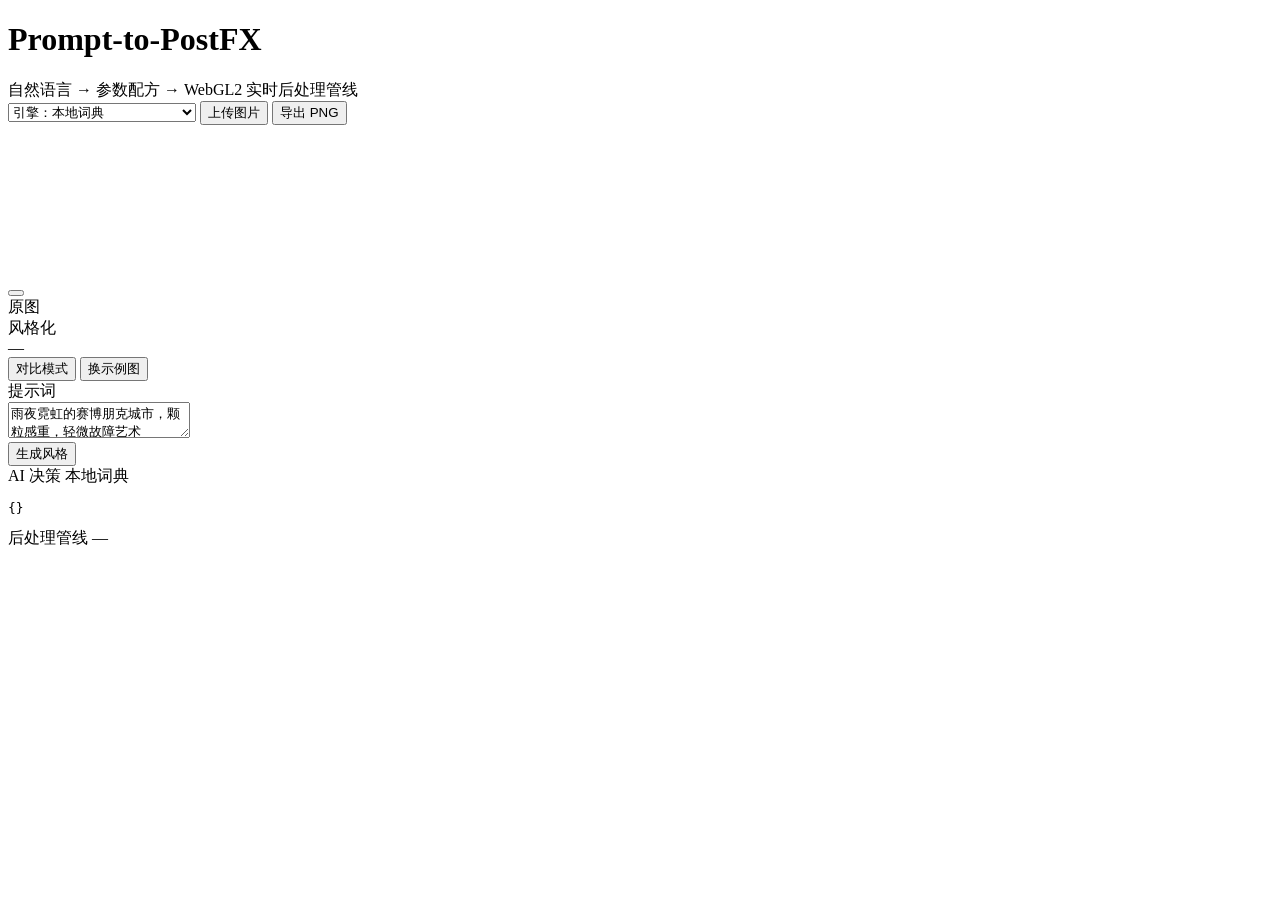
<file: src/body.html>
<!DOCTYPE html>
<html lang="zh-CN">
<head>
<meta charset="utf-8">
<meta name="viewport" content="width=device-width,initial-scale=1">
<title>Prompt-to-PostFX · 提示词驱动实时后处理管线</title>
<!--STYLES-->
</head>
<body>

<header class="topbar">
  <div class="brand">
    <span class="dot"></span>
    <h1>Prompt-to-PostFX</h1>
    <span class="sub">自然语言 → 参数配方 → WebGL2 实时后处理管线</span>
  </div>
  <div class="actions">
    <select id="engine" title="解析引擎">
      <option value="local">引擎：本地词典</option>
      <option value="llm">引擎：LLM（OpenAI 兼容）</option>
    </select>
    <button id="btn-upload" class="ghost">上传图片</button>
    <input type="file" id="file" accept="image/*" hidden>
    <button id="btn-export" class="primary">导出 PNG</button>
  </div>
</header>

<main>
  <section class="stage">
    <div class="viewport" id="viewport">
      <canvas id="view"></canvas>
      <div class="divider" id="divider" style="left:50%"><button class="handle" id="handle" aria-label="拖拽对比"></button></div>
      <div class="badge l">原图</div>
      <div class="badge r">风格化</div>
      <div class="hud" id="hud">—</div>
      <div class="busy" id="busy" hidden>解析中…</div>
    </div>
    <div class="stage-foot">
      <button id="btn-compare" class="chip on">对比模式</button>
      <button id="btn-sample" class="chip">换示例图</button>
      <span class="perf" id="perf"></span>
    </div>
  </section>

  <aside class="panel">

    <div class="block">
      <div class="block-head"><span class="lbl">提示词</span></div>
      <textarea id="prompt" spellcheck="false">雨夜霓虹的赛博朋克城市，颗粒感重，轻微故障艺术</textarea>
      <div class="chips" id="chips"></div>
      <button id="btn-run" class="primary wide">生成风格</button>
    </div>

    <div class="block">
      <div class="block-head">
        <span class="lbl">AI 决策</span>
        <span class="tag" id="engine-tag">本地词典</span>
      </div>
      <div class="hits" id="hits"></div>
      <pre class="json" id="json">{}</pre>
    </div>

    <div class="block">
      <div class="block-head">
        <span class="lbl">后处理管线</span>
        <span class="tag" id="pass-stat">—</span>
      </div>
      <div class="flow" id="flow"></div>
      <div class="passes" id="passes" style="display:flex;flex-direction:column;gap:8px"></div>
    </div>

    <div class="block llm-cfg" id="llm-cfg" hidden>
      <span class="lbl">LLM 接入（OpenAI 兼容 / 免 key）</span>
      <input type="text" id="llm-base" value="http://127.0.0.1:8080/v1" spellcheck="false">
      <input type="text" id="llm-model" value="qwen3-8b" spellcheck="false">
      <button id="btn-test" class="ghost wide">测试连接</button>
      <div class="hint" id="llm-hint">默认指向本机 llama.cpp server（llama-server -m model.gguf --port 8080）。连不上会自动回落到本地词典。</div>
    </div>

  </aside>
</main>

<div class="toast" id="toast"></div>

<!--SCRIPTS-->
</body>
</html>
</file>
